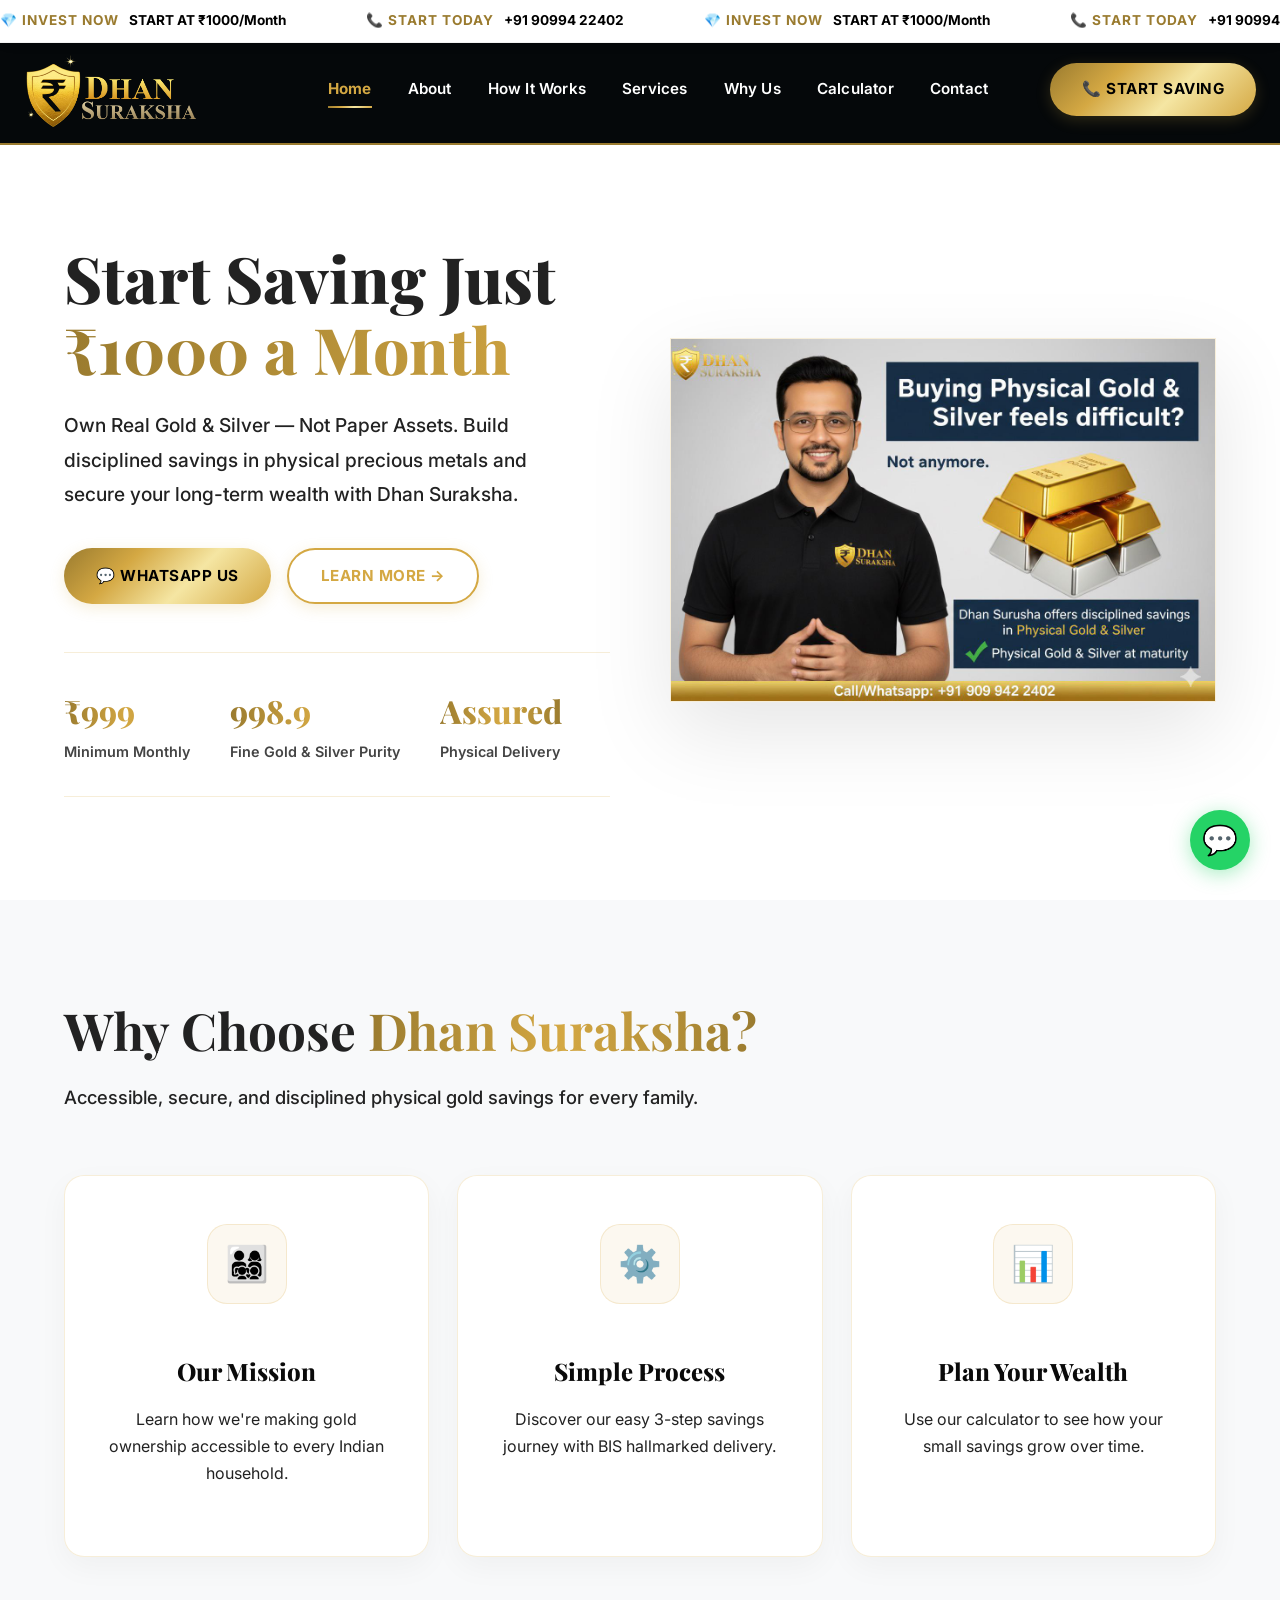
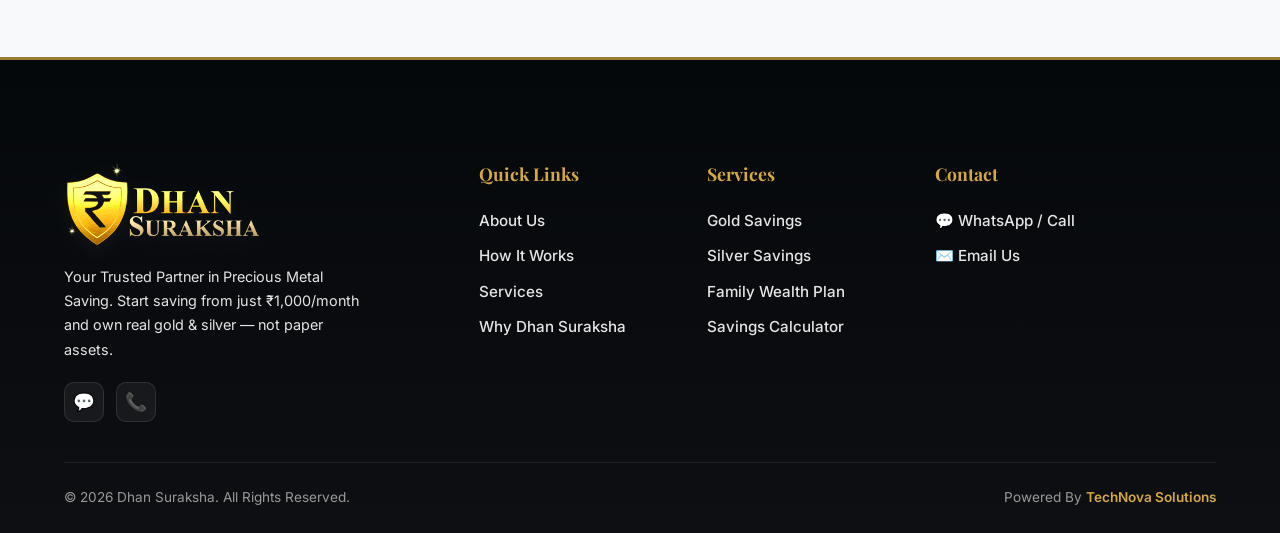
<file: index.html>
<!DOCTYPE html>
<html lang="en">

<head>
  <meta charset="UTF-8">
  <meta name="viewport" content="width=device-width, initial-scale=1.0">
  <title>Dhan Suraksha — Your Trusted Partner in Precious Metal Saving</title>
  <meta name="description"
    content="Start saving in physical gold and silver from just ₹1000/month with Dhan Suraksha. Build disciplined wealth with real precious metals, not paper assets.">
  <meta name="keywords"
    content="gold savings, silver savings, precious metals, Dhan Suraksha, monthly gold plan, physical gold, wealth protection, gold investment India">
  <link rel="stylesheet" href="styles.css">
  <link rel="stylesheet" href="ticker.css">
  <script src="ticker.js" defer></script>
  <link rel="icon" href="favicon.svg" type="image/svg+xml">
  <link rel="manifest" href="manifest.json">

  <!-- PWA & iOS Optimization -->
  <meta name="theme-color" content="#FFFFFF">
  <meta name="apple-mobile-web-app-capable" content="yes">
  <meta name="apple-mobile-web-app-status-bar-style" content="default">
  <meta name="apple-mobile-web-app-title" content="Dhan Suraksha">
  <link rel="apple-touch-icon" href="5.jpeg">
  <!-- Google AdSense Verification -->
  <script async src="https://pagead2.googlesyndication.com/pagead/js/adsbygoogle.js?client=ca-pub-3718242560343418"
    crossorigin="anonymous"></script>
</head>

<body>
  <!-- LIVE PRICE TICKER -->
  <div class="ticker-bar">
    <div class="ticker-content" id="ticker-content">
      <!-- Content populated by ticker.js -->
    </div>
  </div>

  <!-- ========== NAVBAR ========== -->
  <nav class="navbar" id="navbar">
    <div class="container">
      <a href="index.html" class="navbar-logo">
        <img src="png.png" alt="Dhan Suraksha Logo">
      </a>
      <div class="nav-links" id="navLinks">
        <div class="mobile-menu-header">
          <img src="png.png" alt="Dhan Suraksha Logo">
        </div>
        <a href="index.html" class="active">Home</a>
        <a href="about.html">About</a>
        <a href="how-it-works.html">How It Works</a>
        <a href="services.html">Services</a>
        <a href="why-us.html">Why Us</a>
        <a href="calculator.html">Calculator</a>
        <a href="contact.html">Contact</a>
      </div>
      <div class="nav-actions">
        <a href="https://wa.me/919099422402?text=Hi%2C%20I%20am%20interested%20in%20Dhan%20Suraksha%20savings%20plan"
          target="_blank" class="btn-cta" id="nav-cta">
          📞 Start Saving
        </a>
      </div>
      <button class="menu-toggle" id="menuToggle" aria-label="Toggle navigation menu">
        <span></span><span></span><span></span>
      </button>
    </div>
  </nav>

  <!-- ========== HERO SECTION ========== -->
  <section class="hero" id="hero">
    <div class="container">
      <div class="hero-content">
        <div class="hero-image-mobile">
          <img src="2.jpeg" alt="Gold and Silver Savings with Dhan Suraksha">
        </div>
        <h1 class="hero-title">
          Start Saving Just
          <span class="highlight">₹1000 a Month</span>
        </h1>
        <p class="hero-description">
          Own Real Gold & Silver — Not Paper Assets. Build disciplined savings in physical precious metals and secure
          your long-term wealth with Dhan Suraksha.
        </p>
        <div class="hero-buttons">
          <a href="https://wa.me/919099422402?text=Hi%2C%20I%20want%20to%20start%20saving%20with%20Dhan%20Suraksha"
            target="_blank" class="btn-cta" id="hero-whatsapp-btn">
            💬 WhatsApp Us
          </a>
          <a href="how-it-works.html" class="btn-cta btn-outline" id="hero-learn-btn">
            Learn More →
          </a>
          <!-- Link shown only on iOS -->
          <a href="#" class="btn-cta ios-download" id="hero-ios-download" style="display: none;">
            📥 Download App
          </a>
        </div>
        <div class="hero-stats">
          <div class="hero-stat">
            <h3>₹1000</h3>
            <p>Minimum Monthly</p>
          </div>
          <div class="hero-stat">
            <h3>999.9</h3>
            <p>Fine Gold & Silver Purity</p>
          </div>
          <div class="hero-stat">
            <h3>Assured</h3>
            <p>Physical Delivery</p>
          </div>
        </div>
      </div>
      <div class="hero-image">
        <img src="2.jpeg" alt="Gold and Silver Savings with Dhan Suraksha">
      </div>
    </div>
  </section>

  <!-- ========== FEATURES SECTION (Quick Links Replaced) ========== -->
  <section class="features section-padding reveal active" id="features">
    <div class="container">
      <h2 class="section-title">Why Choose <span class="gold-text">Dhan Suraksha?</span></h2>
      <p class="section-subtitle" style="margin-bottom: 40px; max-width: 800px;">Accessible, secure, and disciplined
        physical gold
        savings for every family.</p>
      <div class="services-grid">
        <a href="about.html" class="service-card glass-card">
          <div class="service-icon">👨‍👩‍👧‍👦</div>
          <h3>Our Mission</h3>
          <p>Learn how we're making gold ownership accessible to every Indian household.</p>
        </a>
        <a href="how-it-works.html" class="service-card glass-card">
          <div class="service-icon">⚙️</div>
          <h3>Simple Process</h3>
          <p>Discover our easy 3-step savings journey with BIS hallmarked delivery.</p>
        </a>
        <a href="calculator.html" class="service-card glass-card">
          <div class="service-icon">📊</div>
          <h3>Plan Your Wealth</h3>
          <p>Use our calculator to see how your small savings grow over time.</p>
        </a>
      </div>
    </div>
  </section>

  <!-- ========== FOOTER ========== -->
  <footer class="footer">
    <div class="container">
      <div class="footer-grid">
        <div class="footer-brand">
          <img src="png.png" alt="Dhan Suraksha Logo">
          <p>Your Trusted Partner in Precious Metal Saving. Start saving from just ₹1,000/month and own real gold &
            silver — not paper assets.</p>
          <div class="footer-social">
            <a href="https://wa.me/919099422402" target="_blank" aria-label="WhatsApp" id="footer-whatsapp">💬</a>
            <a href="tel:+919099422402" aria-label="Call" id="footer-phone">📞</a>
          </div>
        </div>
        <div class="footer-col">
          <h4>Quick Links</h4>
          <ul>
            <li><a href="about.html">About Us</a></li>
            <li><a href="how-it-works.html">How It Works</a></li>
            <li><a href="services.html">Services</a></li>
            <li><a href="why-us.html">Why Dhan Suraksha</a></li>
          </ul>
        </div>
        <div class="footer-col">
          <h4>Services</h4>
          <ul>
            <li><a href="services.html">Gold Savings</a></li>
            <li><a href="services.html">Silver Savings</a></li>
            <li><a href="services.html">Family Wealth Plan</a></li>
            <li><a href="calculator.html">Savings Calculator</a></li>
          </ul>
        </div>
        <div class="footer-col">
          <h4>Contact</h4>
          <ul>
            <li><a href="https://wa.me/919099422402" target="_blank">💬 WhatsApp / Call</a></li>
            <li><a href="mailto:team.dhansuraksha@gmail.com">✉️ Email Us</a></li>
          </ul>
        </div>
      </div>
      <div class="footer-bottom">
        <span>© 2026 Dhan Suraksha. All Rights Reserved.</span>
        <span>Powered By <a href="http://www.technovasolutions.in" target="_blank"
            style="color: var(--gold); font-weight: 600;">TechNova Solutions</a></span>
      </div>
    </div>
  </footer>

  <!-- ========== WHATSAPP FLOATING BUTTON ========== -->
  <a href="https://wa.me/919099422402?text=Hi%2C%20I%20am%20interested%20in%20Dhan%20Suraksha%20savings" target="_blank"
    class="whatsapp-float" id="whatsapp-float-btn" aria-label="Chat on WhatsApp">
    💬
  </a>

  <script src="script.js"></script>
</body>

</html>
</file>
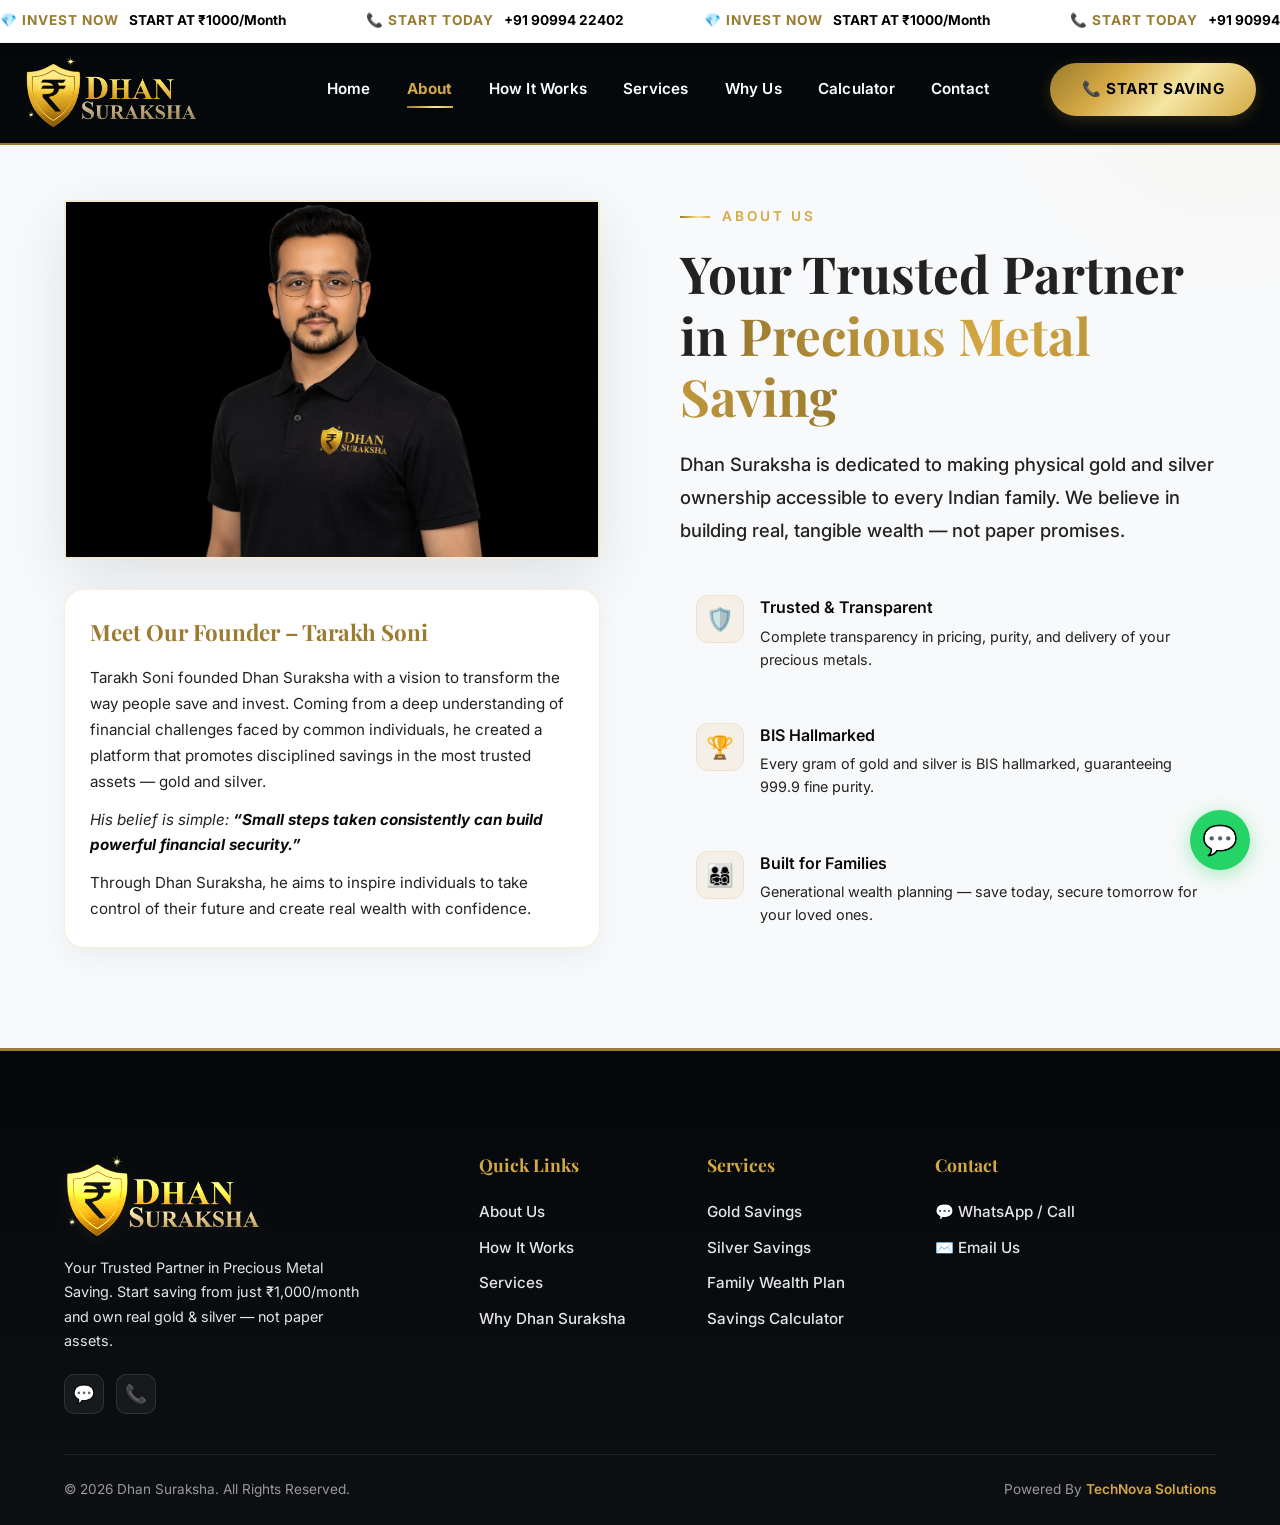
<file: about.html>
<!DOCTYPE html>
<html lang="en">

<head>
  <meta charset="UTF-8">
  <meta name="viewport" content="width=device-width, initial-scale=1.0">
  <title>About Us — Dhan Suraksha</title>
  <meta name="description"
    content="Learn about Dhan Suraksha, your trusted partner in physical gold and silver savings. Building real wealth for Indian families.">
  <link rel="stylesheet" href="styles.css">
  <link rel="stylesheet" href="ticker.css">
  <script src="ticker.js" defer></script>
  <link rel="icon" href="favicon.svg" type="image/svg+xml">
  <link rel="manifest" href="manifest.json">

  <!-- PWA & iOS Optimization -->
  <meta name="theme-color" content="#FFFFFF">
  <meta name="apple-mobile-web-app-capable" content="yes">
  <meta name="apple-mobile-web-app-status-bar-style" content="default">
  <meta name="apple-mobile-web-app-title" content="Dhan Suraksha">
  <link rel="apple-touch-icon" href="5.jpeg">
  <!-- Google AdSense Verification -->
  <script async src="https://pagead2.googlesyndication.com/pagead/js/adsbygoogle.js?client=ca-pub-3718242560343418"
    crossorigin="anonymous"></script>
</head>

<body>
  <!-- LIVE PRICE TICKER -->
  <div class="ticker-bar">
    <div class="ticker-content" id="ticker-content">
      <!-- Content populated by ticker.js -->
    </div>
  </div>

  <!-- ========== NAVBAR ========== -->
  <nav class="navbar scrolled" id="navbar">
    <div class="container">
      <a href="index.html" class="navbar-logo">
        <img src="png.png" alt="Dhan Suraksha Logo">
      </a>
      <div class="nav-links" id="navLinks">
        <div class="mobile-menu-header">
          <img src="png.png" alt="Dhan Suraksha Logo">
        </div>
        <a href="index.html">Home</a>
        <a href="about.html" class="active">About</a>
        <a href="how-it-works.html">How It Works</a>
        <a href="services.html">Services</a>
        <a href="why-us.html">Why Us</a>
        <a href="calculator.html">Calculator</a>
        <a href="contact.html">Contact</a>
      </div>
      <div class="nav-actions">
        <a href="https://wa.me/919099422402?text=Hi%2C%20I%20am%20interested%20in%20Dhan%20Suraksha%20savings%20plan"
          target="_blank" class="btn-cta">
          📞 Start Saving
        </a>
      </div>
      <button class="menu-toggle" id="menuToggle" aria-label="Toggle navigation menu">
        <span></span><span></span><span></span>
      </button>
    </div>
  </nav>

  <!-- ========== ABOUT SECTION ========== -->
  <section class="about section-padding first-section reveal active" id="about">
    <div class="container">
      <div class="about-image-wrapper">
        <img src="4.jpeg" alt="Dhan Suraksha Founder" style="margin-bottom: 30px;">
        <div class="founder-details"
          style="background: var(--bg-card); padding: 25px; border-radius: var(--radius-md); border: 1px solid var(--border-gold); box-shadow: 0 10px 30px rgba(0,0,0,0.05);">
          <h3
            style="font-family: var(--font-heading); font-size: 1.4rem; color: var(--gold-dark); margin-bottom: 15px;">
            Meet Our Founder – Tarakh Soni</h3>
          <p style="font-size: 0.95rem; color: var(--text-secondary); line-height: 1.7; margin-bottom: 12px;">
            Tarakh Soni founded Dhan Suraksha with a vision to transform the way people save and invest. Coming from a
            deep understanding of financial challenges faced by common individuals, he created a platform that promotes
            disciplined savings in the most trusted assets — gold and silver.
          </p>
          <p
            style="font-size: 0.95rem; color: var(--text-secondary); line-height: 1.7; margin-bottom: 12px; font-style: italic;">
            His belief is simple: <strong style="color: var(--text-primary);">“Small steps taken consistently can build
              powerful financial security.”</strong>
          </p>
          <p style="font-size: 0.95rem; color: var(--text-secondary); line-height: 1.7;">
            Through Dhan Suraksha, he aims to inspire individuals to take control of their future and create real wealth
            with confidence.
          </p>
        </div>
      </div>
      <div class="about-content">
        <span class="section-label">About Us</span>
        <h2 class="section-title">Your Trusted Partner in <span class="gold-text">Precious Metal Saving</span></h2>
        <p class="section-subtitle">
          Dhan Suraksha is dedicated to making physical gold and silver ownership accessible to every Indian family. We
          believe in building real, tangible wealth — not paper promises.
        </p>
        <div class="about-features">
          <div class="about-feature">
            <div class="icon">🛡️</div>
            <div>
              <h4>Trusted & Transparent</h4>
              <p>Complete transparency in pricing, purity, and delivery of your precious metals.</p>
            </div>
          </div>
          <div class="about-feature">
            <div class="icon">🏆</div>
            <div>
              <h4>BIS Hallmarked</h4>
              <p>Every gram of gold and silver is BIS hallmarked, guaranteeing 999.9 fine purity.</p>
            </div>
          </div>
          <div class="about-feature">
            <div class="icon">👨‍👩‍👧‍👦</div>
            <div>
              <h4>Built for Families</h4>
              <p>Generational wealth planning — save today, secure tomorrow for your loved ones.</p>
            </div>
          </div>
        </div>
      </div>
    </div>
  </section>

  <!-- ========== FOOTER ========== -->
  <footer class="footer">
    <div class="container">
      <div class="footer-grid">
        <div class="footer-brand">
          <img src="png.png" alt="Dhan Suraksha Logo">
          <p>Your Trusted Partner in Precious Metal Saving. Start saving from just ₹1,000/month and own real gold &
            silver — not paper assets.</p>
          <div class="footer-social">
            <a href="https://wa.me/919099422402" target="_blank" aria-label="WhatsApp" id="footer-whatsapp">💬</a>
            <a href="tel:+919099422402" aria-label="Call" id="footer-phone">📞</a>
          </div>
        </div>
        <div class="footer-col">
          <h4>Quick Links</h4>
          <ul>
            <li><a href="about.html">About Us</a></li>
            <li><a href="how-it-works.html">How It Works</a></li>
            <li><a href="services.html">Services</a></li>
            <li><a href="why-us.html">Why Dhan Suraksha</a></li>
          </ul>
        </div>
        <div class="footer-col">
          <h4>Services</h4>
          <ul>
            <li><a href="services.html">Gold Savings</a></li>
            <li><a href="services.html">Silver Savings</a></li>
            <li><a href="services.html">Family Wealth Plan</a></li>
            <li><a href="calculator.html">Savings Calculator</a></li>
          </ul>
        </div>
        <div class="footer-col">
          <h4>Contact</h4>
          <ul>
            <li><a href="https://wa.me/919099422402" target="_blank">💬 WhatsApp / Call</a></li>
            <li><a href="mailto:team.dhansuraksha@gmail.com">✉️ Email Us</a></li>
          </ul>
        </div>
      </div>
      <div class="footer-bottom">
        <span>© 2026 Dhan Suraksha. All Rights Reserved.</span>
        <span>Powered By <a href="http://www.technovasolutions.in" target="_blank"
            style="color: var(--gold); font-weight: 600;">TechNova Solutions</a></span>
      </div>
    </div>
  </footer>

  <!-- ========== WHATSAPP FLOATING BUTTON ========== -->
  <a href="https://wa.me/919099422402?text=Hi%2C%20I%20am%20interested%20in%20Dhan%20Suraksha%20savings" target="_blank"
    class="whatsapp-float" id="whatsapp-float-btn" aria-label="Chat on WhatsApp">
    💬
  </a>

  <script src="script.js"></script>
</body>

</html>
</file>
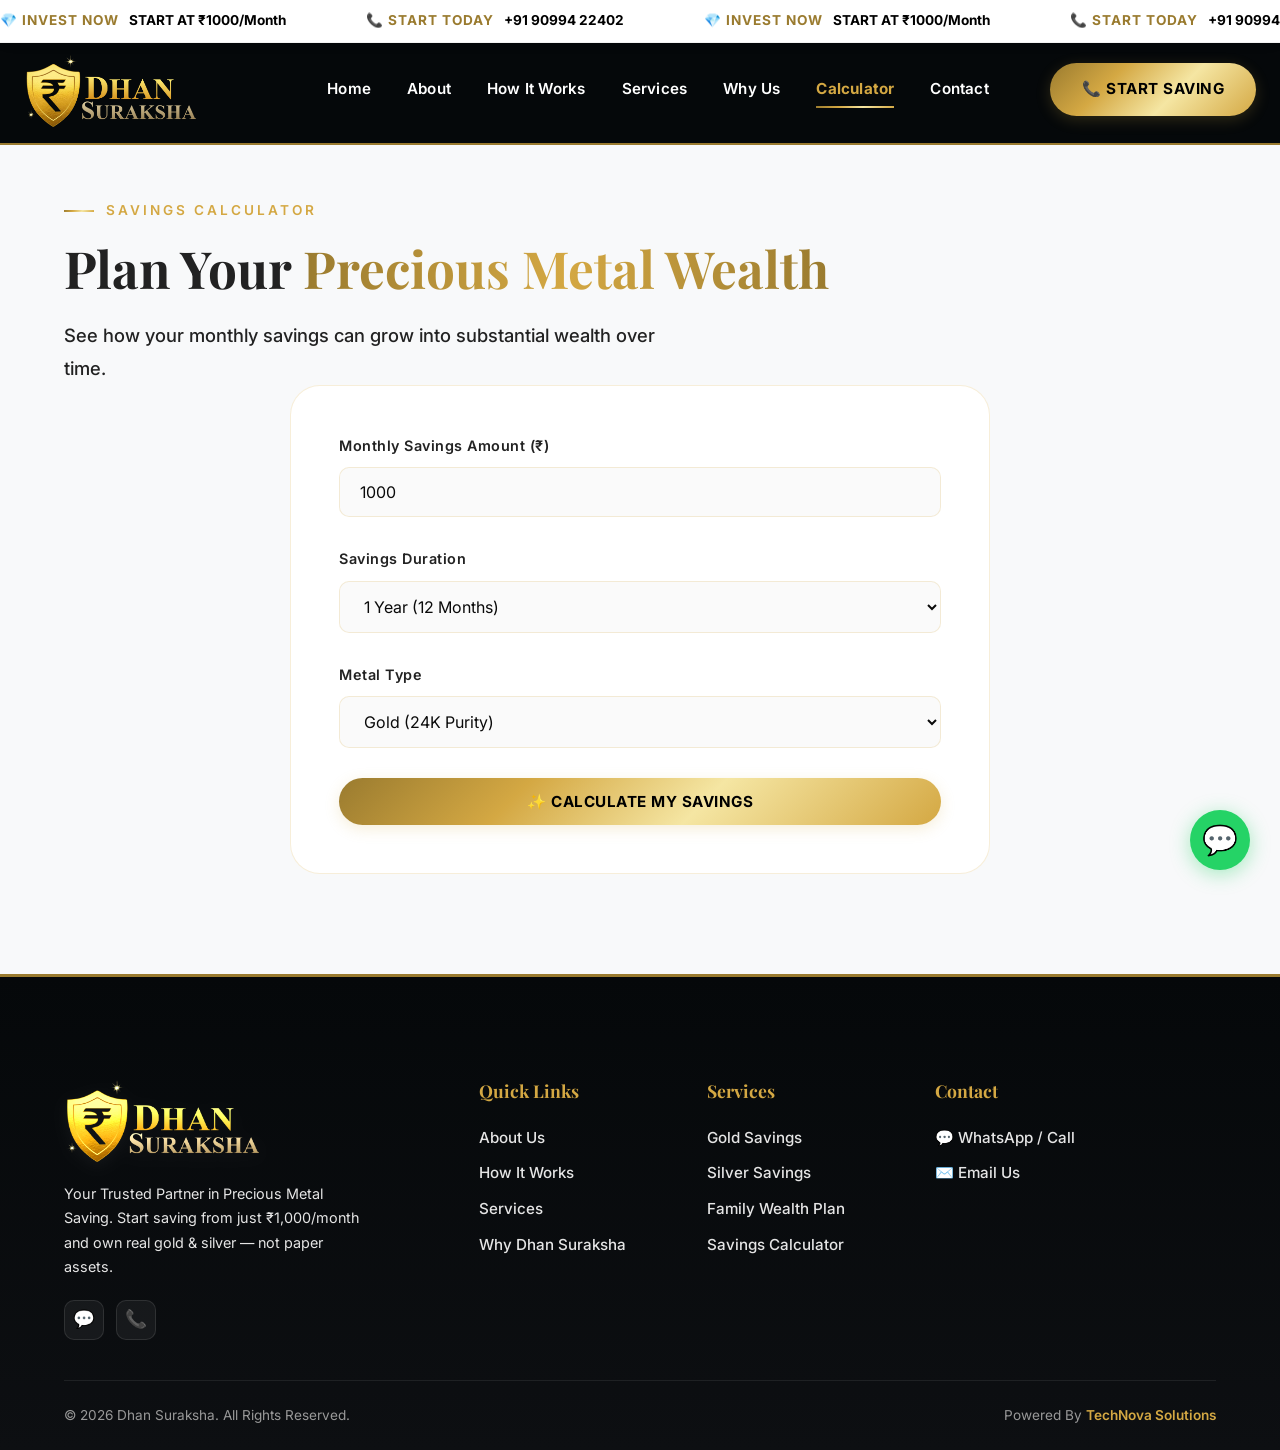
<file: calculator.html>
<!DOCTYPE html>
<html lang="en">

<head>
  <meta charset="UTF-8">
  <meta name="viewport" content="width=device-width, initial-scale=1.0">
  <title>Savings Calculator — Dhan Suraksha</title>
  <meta name="description"
    content="Calculate your future gold and silver savings. See how small monthly contributions grow into significant wealth with Dhan Suraksha.">
  <link rel="stylesheet" href="styles.css">
  <link rel="stylesheet" href="ticker.css">
  <script src="ticker.js" defer></script>
  <link rel="icon" href="favicon.svg" type="image/svg+xml">
  <link rel="manifest" href="manifest.json">

  <!-- PWA & iOS Optimization -->
  <meta name="theme-color" content="#FFFFFF">
  <meta name="apple-mobile-web-app-capable" content="yes">
  <meta name="apple-mobile-web-app-status-bar-style" content="default">
  <meta name="apple-mobile-web-app-title" content="Dhan Suraksha">
  <link rel="apple-touch-icon" href="5.jpeg">
  <!-- Google AdSense Verification -->
  <script async src="https://pagead2.googlesyndication.com/pagead/js/adsbygoogle.js?client=ca-pub-3718242560343418"
    crossorigin="anonymous"></script>
</head>

<body>
  <!-- LIVE PRICE TICKER -->
  <div class="ticker-bar">
    <div class="ticker-content" id="ticker-content">
      <!-- Content populated by ticker.js -->
    </div>
  </div>

  <!-- ========== NAVBAR ========== -->
  <nav class="navbar scrolled" id="navbar">
    <div class="container">
      <a href="index.html" class="navbar-logo">
        <img src="png.png" alt="Dhan Suraksha Logo">
      </a>
      <div class="nav-links" id="navLinks">
        <div class="mobile-menu-header">
          <img src="png.png" alt="Dhan Suraksha Logo">
        </div>
        <a href="index.html">Home</a>
        <a href="about.html">About</a>
        <a href="how-it-works.html">How It Works</a>
        <a href="services.html">Services</a>
        <a href="why-us.html">Why Us</a>
        <a href="calculator.html" class="active">Calculator</a>
        <a href="contact.html">Contact</a>
      </div>
      <div class="nav-actions">
        <a href="https://wa.me/919099422402?text=Hi%2C%20I%20am%20interested%20in%20Dhan%20Suraksha%20savings%20plan"
          target="_blank" class="btn-cta">
          📞 Start Saving
        </a>
      </div>
      <button class="menu-toggle" id="menuToggle" aria-label="Toggle navigation menu">
        <span></span><span></span><span></span>
      </button>
    </div>
  </nav>

  <!-- ========== SAVINGS CALCULATOR ========== -->
  <section class="calculator section-padding first-section reveal active" id="calculator">
    <div class="container">
      <span class="section-label">Savings Calculator</span>
      <h2 class="section-title">Plan Your <span class="gold-text">Precious Metal
          Wealth</span></h2>
      <p class="section-subtitle">See how your monthly savings can
        grow into substantial wealth over time.</p>

      <div class="calc-container" style="margin-top: 0;">
        <div class="calc-group">
          <label for="calcAmount">Monthly Savings Amount (₹)</label>
          <input type="number" id="calcAmount" placeholder="e.g. 1000" min="1000" step="500" value="1000">
        </div>
        <div class="calc-group">
          <label for="calcMonths">Savings Duration</label>
          <select id="calcMonths">
            <option value="6">6 Months</option>
            <option value="12" selected>1 Year (12 Months)</option>
            <option value="24">2 Years (24 Months)</option>
            <option value="36">3 Years (36 Months)</option>
            <option value="60">5 Years (60 Months)</option>
            <option value="120">10 Years (120 Months)</option>
          </select>
        </div>
        <div class="calc-group">
          <label for="calcMetal">Metal Type</label>
          <select id="calcMetal">
            <option value="gold">Gold (24K Purity)</option>
            <option value="silver">Silver (999.9 Purity)</option>
          </select>
        </div>
        <button class="btn-cta" onclick="calculateSavings()" id="calc-btn" style="width:100%;justify-content:center;">
          ✨ Calculate My Savings
        </button>
        <div class="calc-result" id="calcResult">
          <h3>Your Total Savings</h3>
          <div class="amount" id="calcTotalAmount">₹0</div>
          <p class="sub-text" id="calcDetails"></p>
        </div>
      </div>
    </div>
  </section>

  <!-- ========== FOOTER ========== -->
  <footer class="footer">
    <div class="container">
      <div class="footer-grid">
        <div class="footer-brand">
          <img src="png.png" alt="Dhan Suraksha Logo">
          <p>Your Trusted Partner in Precious Metal Saving. Start saving from just ₹1,000/month and own real gold &
            silver — not paper assets.</p>
          <div class="footer-social">
            <a href="https://wa.me/919099422402" target="_blank" aria-label="WhatsApp" id="footer-whatsapp">💬</a>
            <a href="tel:+919099422402" aria-label="Call" id="footer-phone">📞</a>
          </div>
        </div>
        <div class="footer-col">
          <h4>Quick Links</h4>
          <ul>
            <li><a href="about.html">About Us</a></li>
            <li><a href="how-it-works.html">How It Works</a></li>
            <li><a href="services.html">Services</a></li>
            <li><a href="why-us.html">Why Dhan Suraksha</a></li>
          </ul>
        </div>
        <div class="footer-col">
          <h4>Services</h4>
          <ul>
            <li><a href="services.html">Gold Savings</a></li>
            <li><a href="services.html">Silver Savings</a></li>
            <li><a href="services.html">Family Wealth Plan</a></li>
            <li><a href="calculator.html">Savings Calculator</a></li>
          </ul>
        </div>
        <div class="footer-col">
          <h4>Contact</h4>
          <ul>
            <li><a href="https://wa.me/919099422402" target="_blank">💬 WhatsApp / Call</a></li>
            <li><a href="mailto:team.dhansuraksha@gmail.com">✉️ Email Us</a></li>
          </ul>
        </div>
      </div>
      <div class="footer-bottom">
        <span>© 2026 Dhan Suraksha. All Rights Reserved.</span>
        <span>Powered By <a href="http://www.technovasolutions.in" target="_blank"
            style="color: var(--gold); font-weight: 600;">TechNova Solutions</a></span>
      </div>
    </div>
  </footer>

  <!-- ========== WHATSAPP FLOATING BUTTON ========== -->
  <a href="https://wa.me/919099422402?text=Hi%2C%20I%20am%20interested%20in%20Dhan%20Suraksha%20savings" target="_blank"
    class="whatsapp-float" id="whatsapp-float-btn" aria-label="Chat on WhatsApp">
    💬
  </a>

  <script src="script.js"></script>
</body>

</html>
</file>
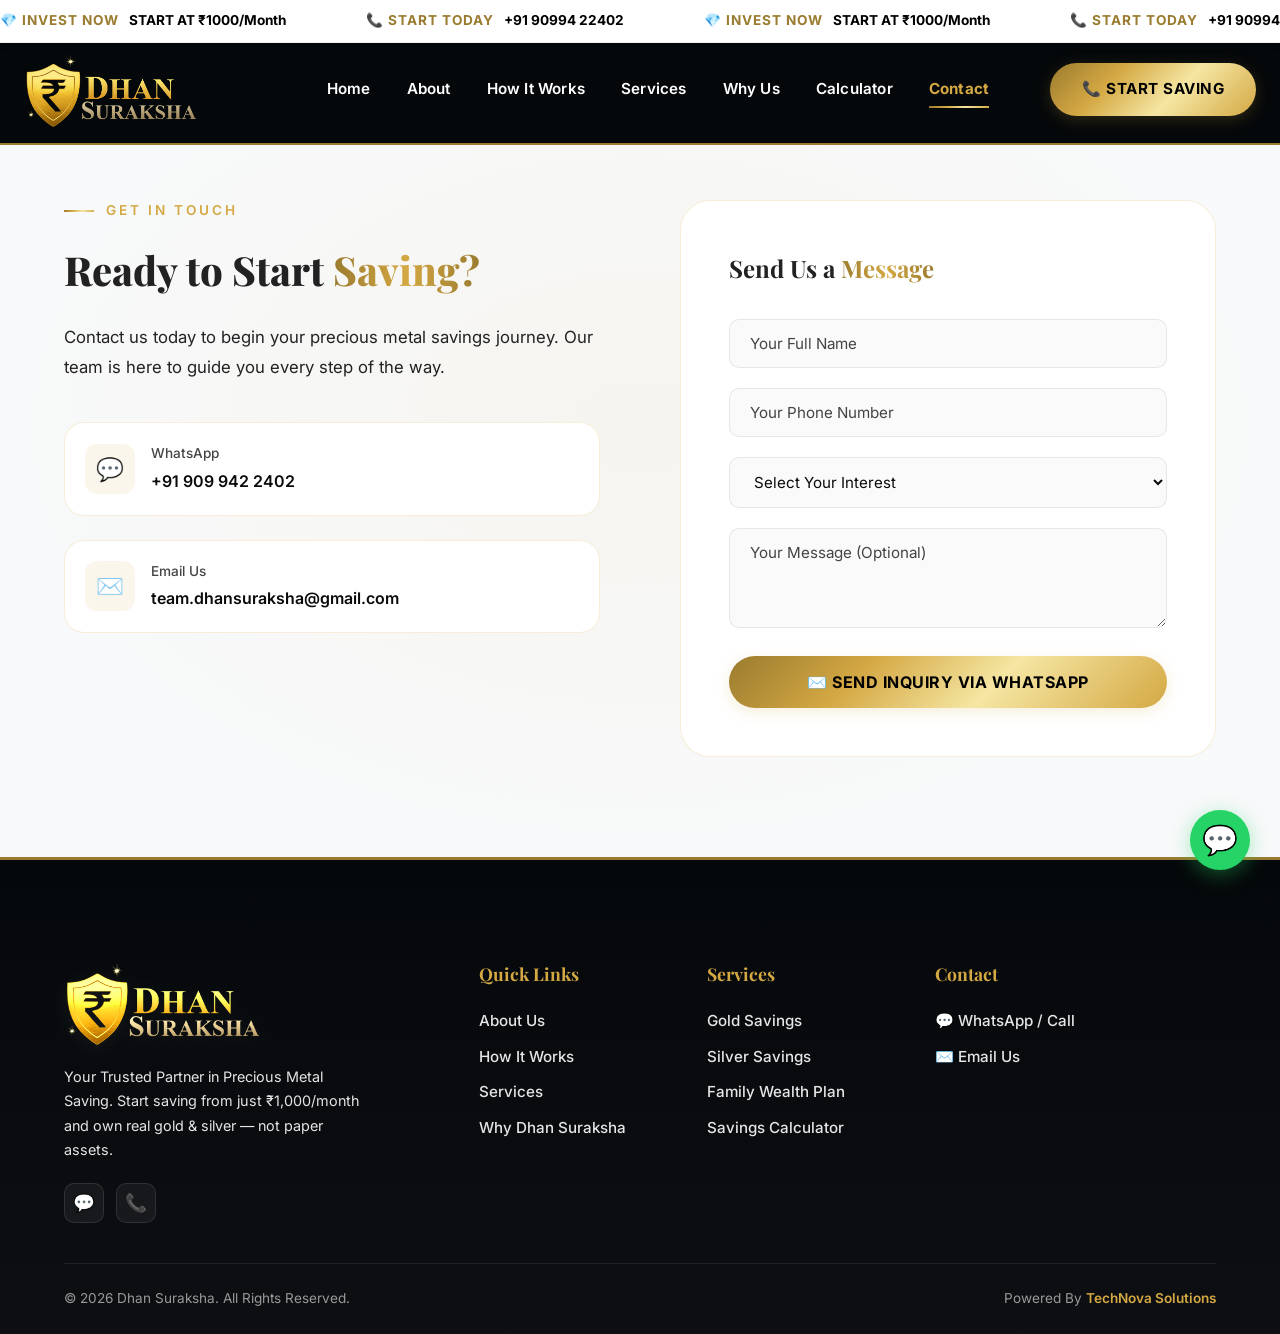
<file: contact.html>
<!DOCTYPE html>
<html lang="en">

<head>
  <meta charset="UTF-8">
  <meta name="viewport" content="width=device-width, initial-scale=1.0">
  <title>Contact Us — Dhan Suraksha</title>
  <meta name="description"
    content="Have questions about gold and silver savings? Get in touch with the Dhan Suraksha team via WhatsApp, phone or message.">
  <link rel="stylesheet" href="styles.css">
  <link rel="stylesheet" href="ticker.css">
  <script src="ticker.js" defer></script>
  <link rel="icon" href="favicon.svg" type="image/svg+xml">
  <link rel="manifest" href="manifest.json">

  <!-- PWA & iOS Optimization -->
  <meta name="theme-color" content="#FFFFFF">
  <meta name="apple-mobile-web-app-capable" content="yes">
  <meta name="apple-mobile-web-app-status-bar-style" content="default">
  <meta name="apple-mobile-web-app-title" content="Dhan Suraksha">
  <link rel="apple-touch-icon" href="5.jpeg">
  <!-- Google AdSense Verification -->
  <script async src="https://pagead2.googlesyndication.com/pagead/js/adsbygoogle.js?client=ca-pub-3718242560343418"
    crossorigin="anonymous"></script>
</head>

<body>
  <!-- LIVE PRICE TICKER -->
  <div class="ticker-bar">
    <div class="ticker-content" id="ticker-content">
      <!-- Content populated by ticker.js -->
    </div>
  </div>

  <!-- ========== NAVBAR ========== -->
  <nav class="navbar scrolled" id="navbar">
    <div class="container">
      <a href="index.html" class="navbar-logo">
        <img src="png.png" alt="Dhan Suraksha Logo">
      </a>
      <div class="nav-links" id="navLinks">
        <div class="mobile-menu-header">
          <img src="png.png" alt="Dhan Suraksha Logo">
        </div>
        <a href="index.html">Home</a>
        <a href="about.html">About</a>
        <a href="how-it-works.html">How It Works</a>
        <a href="services.html">Services</a>
        <a href="why-us.html">Why Us</a>
        <a href="calculator.html">Calculator</a>
        <a href="contact.html" class="active">Contact</a>
      </div>
      <div class="nav-actions">
        <a href="https://wa.me/919099422402?text=Hi%2C%20I%20am%20interested%20in%20Dhan%20Suraksha%20savings%20plan"
          target="_blank" class="btn-cta">
          📞 Start Saving
        </a>
      </div>
      <button class="menu-toggle" id="menuToggle" aria-label="Toggle navigation menu">
        <span></span><span></span><span></span>
      </button>
    </div>
  </nav>

  <!-- ========== CONTACT SECTION ========== -->
  <section class="contact section-padding first-section reveal active" id="contact">
    <div class="container">
      <div class="contact-info">
        <span class="section-label">Get In Touch</span>
        <h2>Ready to Start <span class="gold-text">Saving?</span></h2>
        <p>Contact us today to begin your precious metal savings journey. Our team is here to guide you every step of
          the way.</p>
        <div class="contact-methods">
          <a href="https://wa.me/919099422402?text=Hi%2C%20I%20am%20interested%20in%20Dhan%20Suraksha" target="_blank"
            class="contact-method" id="contact-whatsapp">
            <div class="method-icon">💬</div>
            <div>
              <h4>WhatsApp</h4>
              <span>+91 909 942 2402</span>
            </div>
          </a>
          <a href="mailto:team.dhansuraksha@gmail.com" class="contact-method" id="contact-email">
            <div class="method-icon">✉️</div>
            <div>
              <h4>Email Us</h4>
              <span>team.dhansuraksha@gmail.com</span>
            </div>
          </a>
        </div>
      </div>
      <div class="contact-form">
        <h3>Send Us a <span class="gold-text">Message</span></h3>
        <form id="inquiryForm" onsubmit="handleFormSubmit(event)">
          <div class="form-group">
            <input type="text" id="form-name" placeholder="Your Full Name" required>
          </div>
          <div class="form-group">
            <input type="tel" id="form-phone" placeholder="Your Phone Number" required>
          </div>
          <div class="form-group">
            <select id="form-interest">
              <option value="" disabled selected>Select Your Interest</option>
              <option value="gold">Gold Savings Plan</option>
              <option value="silver">Silver Savings Plan</option>
              <option value="both">Family Wealth Plan (Gold + Silver)</option>
              <option value="other">Other Inquiry</option>
            </select>
          </div>
          <div class="form-group">
            <textarea id="form-message" placeholder="Your Message (Optional)"></textarea>
          </div>
          <button type="submit" class="btn-cta" id="form-submit-btn">
            ✉️ Send Inquiry via WhatsApp
          </button>
        </form>
      </div>
    </div>
  </section>

  <!-- ========== FOOTER ========== -->
  <footer class="footer">
    <div class="container">
      <div class="footer-grid">
        <div class="footer-brand">
          <img src="png.png" alt="Dhan Suraksha Logo">
          <p>Your Trusted Partner in Precious Metal Saving. Start saving from just ₹1,000/month and own real gold &
            silver — not paper assets.</p>
          <div class="footer-social">
            <a href="https://wa.me/919099422402" target="_blank" aria-label="WhatsApp" id="footer-whatsapp">💬</a>
            <a href="tel:+919099422402" aria-label="Call" id="footer-phone">📞</a>
          </div>
        </div>
        <div class="footer-col">
          <h4>Quick Links</h4>
          <ul>
            <li><a href="about.html">About Us</a></li>
            <li><a href="how-it-works.html">How It Works</a></li>
            <li><a href="services.html">Services</a></li>
            <li><a href="why-us.html">Why Dhan Suraksha</a></li>
          </ul>
        </div>
        <div class="footer-col">
          <h4>Services</h4>
          <ul>
            <li><a href="services.html">Gold Savings</a></li>
            <li><a href="services.html">Silver Savings</a></li>
            <li><a href="services.html">Family Wealth Plan</a></li>
            <li><a href="calculator.html">Savings Calculator</a></li>
          </ul>
        </div>
        <div class="footer-col">
          <h4>Contact</h4>
          <ul>
            <li><a href="https://wa.me/919099422402" target="_blank">💬 WhatsApp / Call</a></li>
            <li><a href="mailto:team.dhansuraksha@gmail.com">✉️ Email Us</a></li>
          </ul>
        </div>
      </div>
      <div class="footer-bottom">
        <span>© 2026 Dhan Suraksha. All Rights Reserved.</span>
        <span>Powered By <a href="http://www.technovasolutions.in" target="_blank"
            style="color: var(--gold); font-weight: 600;">TechNova Solutions</a></span>
      </div>
    </div>
  </footer>

  <!-- ========== WHATSAPP FLOATING BUTTON ========== -->
  <a href="https://wa.me/919099422402?text=Hi%2C%20I%20am%20interested%20in%20Dhan%20Suraksha%20savings" target="_blank"
    class="whatsapp-float" id="whatsapp-float-btn" aria-label="Chat on WhatsApp">
    💬
  </a>

  <script src="script.js"></script>
</body>

</html>
</file>
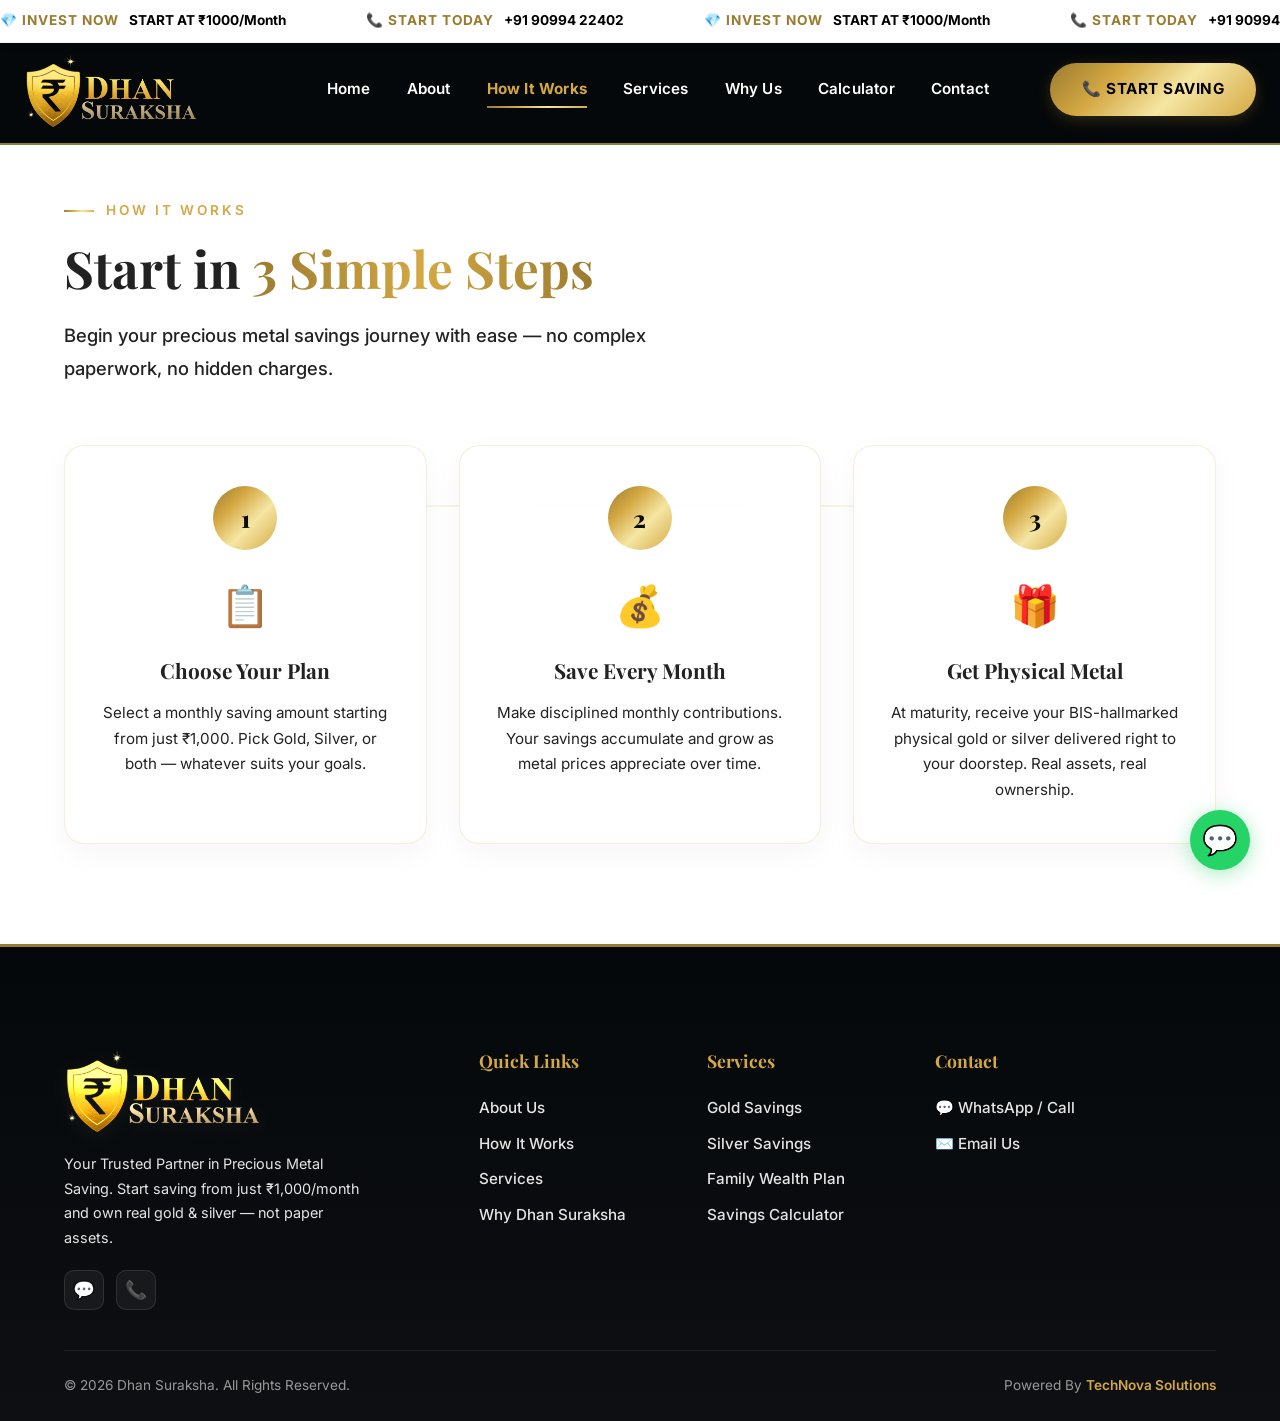
<file: how-it-works.html>
<!DOCTYPE html>
<html lang="en">

<head>
  <meta charset="UTF-8">
  <meta name="viewport" content="width=device-width, initial-scale=1.0">
  <title>How It Works — Dhan Suraksha</title>
  <meta name="description"
    content="Discover how simple it is to save in physical gold and silver with Dhan Suraksha. 3 easy steps to start your wealth journey.">
  <link rel="stylesheet" href="styles.css">
  <link rel="stylesheet" href="ticker.css">
  <script src="ticker.js" defer></script>
  <link rel="icon" href="favicon.svg" type="image/svg+xml">
  <link rel="manifest" href="manifest.json">

  <!-- PWA & iOS Optimization -->
  <meta name="theme-color" content="#FFFFFF">
  <meta name="apple-mobile-web-app-capable" content="yes">
  <meta name="apple-mobile-web-app-status-bar-style" content="default">
  <meta name="apple-mobile-web-app-title" content="Dhan Suraksha">
  <link rel="apple-touch-icon" href="5.jpeg">
  <!-- Google AdSense Verification -->
  <script async src="https://pagead2.googlesyndication.com/pagead/js/adsbygoogle.js?client=ca-pub-3718242560343418"
    crossorigin="anonymous"></script>
</head>

<body>
  <!-- LIVE PRICE TICKER -->
  <div class="ticker-bar">
    <div class="ticker-content" id="ticker-content">
      <!-- Content populated by ticker.js -->
    </div>
  </div>

  <!-- ========== NAVBAR ========== -->
  <nav class="navbar scrolled" id="navbar">
    <div class="container">
      <a href="index.html" class="navbar-logo">
        <img src="png.png" alt="Dhan Suraksha Logo">
      </a>
      <div class="nav-links" id="navLinks">
        <div class="mobile-menu-header">
          <img src="png.png" alt="Dhan Suraksha Logo">
        </div>
        <a href="index.html">Home</a>
        <a href="about.html">About</a>
        <a href="how-it-works.html" class="active">How It Works</a>
        <a href="services.html">Services</a>
        <a href="why-us.html">Why Us</a>
        <a href="calculator.html">Calculator</a>
        <a href="contact.html">Contact</a>
      </div>
      <div class="nav-actions">
        <a href="https://wa.me/919099422402?text=Hi%2C%20I%20am%20interested%20in%20Dhan%20Suraksha%20savings%20plan"
          target="_blank" class="btn-cta">
          📞 Start Saving
        </a>
      </div>
      <button class="menu-toggle" id="menuToggle" aria-label="Toggle navigation menu">
        <span></span><span></span><span></span>
      </button>
    </div>
  </nav>

  <!-- ========== HOW IT WORKS ========== -->
  <section class="how-it-works section-padding first-section reveal active" id="how-it-works">
    <div class="container">
      <span class="section-label">How It Works</span>
      <h2 class="section-title">Start in <span class="gold-text">3 Simple Steps</span></h2>
      <p class="section-subtitle">Begin your precious metal savings journey with ease — no complex paperwork, no hidden
        charges.</p>
      <div class="steps-grid">
        <a href="services.html" class="step-card glass-card" style="display: block;">
          <div class="step-number">1</div>
          <div class="step-icon">📋</div>
          <h3>Choose Your Plan</h3>
          <p>Select a monthly saving amount starting from just ₹1,000. Pick Gold, Silver, or both — whatever suits your
            goals.</p>
        </a>
        <div class="step-card glass-card">
          <div class="step-number">2</div>
          <div class="step-icon">💰</div>
          <h3>Save Every Month</h3>
          <p>Make disciplined monthly contributions. Your savings accumulate and grow as metal prices appreciate over
            time.</p>
        </div>
        <div class="step-card glass-card">
          <div class="step-number">3</div>
          <div class="step-icon">🎁</div>
          <h3>Get Physical Metal</h3>
          <p>At maturity, receive your BIS-hallmarked physical gold or silver delivered right to your doorstep. Real
            assets, real ownership.</p>
        </div>
      </div>
    </div>
  </section>

  <!-- ========== FOOTER ========== -->
  <footer class="footer">
    <div class="container">
      <div class="footer-grid">
        <div class="footer-brand">
          <img src="png.png" alt="Dhan Suraksha Logo">
          <p>Your Trusted Partner in Precious Metal Saving. Start saving from just ₹1,000/month and own real gold &
            silver — not paper assets.</p>
          <div class="footer-social">
            <a href="https://wa.me/919099422402" target="_blank" aria-label="WhatsApp" id="footer-whatsapp">💬</a>
            <a href="tel:+919099422402" aria-label="Call" id="footer-phone">📞</a>
          </div>
        </div>
        <div class="footer-col">
          <h4>Quick Links</h4>
          <ul>
            <li><a href="about.html">About Us</a></li>
            <li><a href="how-it-works.html">How It Works</a></li>
            <li><a href="services.html">Services</a></li>
            <li><a href="why-us.html">Why Dhan Suraksha</a></li>
          </ul>
        </div>
        <div class="footer-col">
          <h4>Services</h4>
          <ul>
            <li><a href="services.html">Gold Savings</a></li>
            <li><a href="services.html">Silver Savings</a></li>
            <li><a href="services.html">Family Wealth Plan</a></li>
            <li><a href="calculator.html">Savings Calculator</a></li>
          </ul>
        </div>
        <div class="footer-col">
          <h4>Contact</h4>
          <ul>
            <li><a href="https://wa.me/919099422402" target="_blank">💬 WhatsApp / Call</a></li>
            <li><a href="mailto:team.dhansuraksha@gmail.com">✉️ Email Us</a></li>
          </ul>
        </div>
      </div>
      <div class="footer-bottom">
        <span>© 2026 Dhan Suraksha. All Rights Reserved.</span>
        <span>Powered By <a href="http://www.technovasolutions.in" target="_blank"
            style="color: var(--gold); font-weight: 600;">TechNova Solutions</a></span>
      </div>
    </div>
  </footer>

  <!-- ========== WHATSAPP FLOATING BUTTON ========== -->
  <a href="https://wa.me/919099422402?text=Hi%2C%20I%20am%20interested%20in%20Dhan%20Suraksha%20savings" target="_blank"
    class="whatsapp-float" id="whatsapp-float-btn" aria-label="Chat on WhatsApp">
    💬
  </a>

  <script src="script.js"></script>
</body>

</html>
</file>
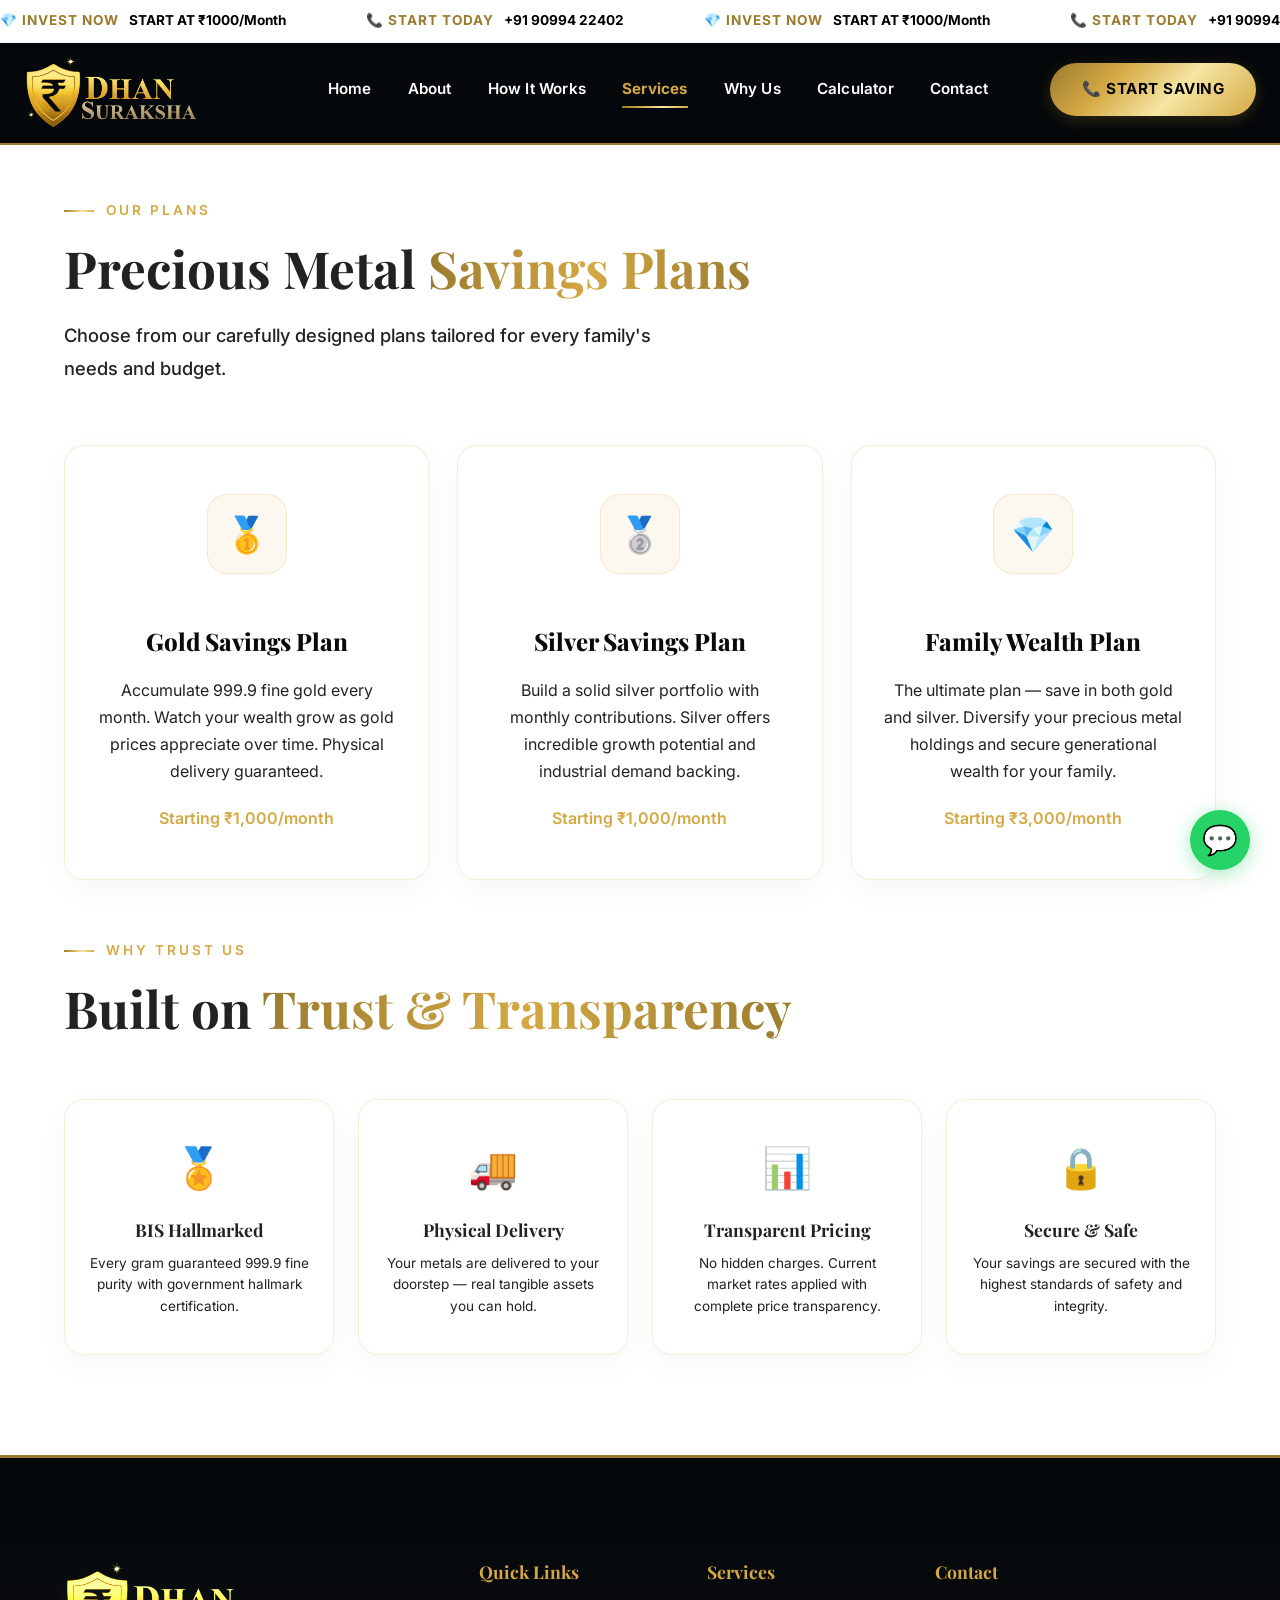
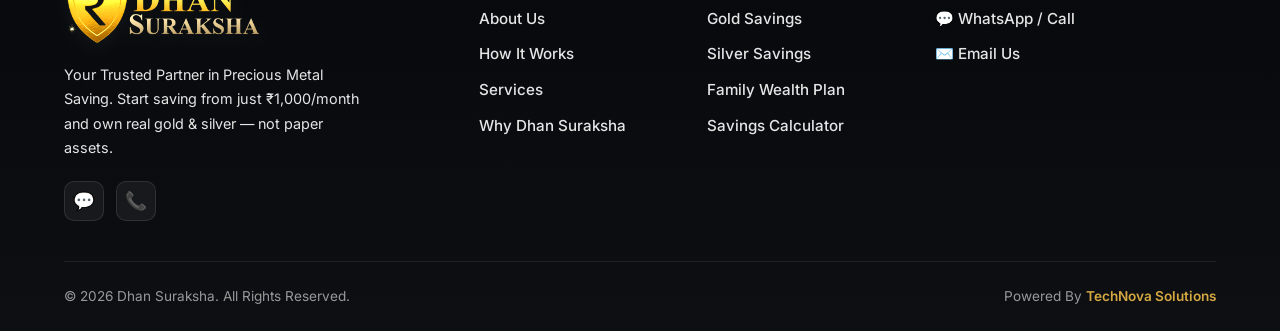
<file: services.html>
<!DOCTYPE html>
<html lang="en">

<head>
  <meta charset="UTF-8">
  <meta name="viewport" content="width=device-width, initial-scale=1.0">
  <title>Our Services — Dhan Suraksha</title>
  <meta name="description"
    content="Browse our gold and silver savings plans. Start building your precious metal portfolio with Dhan Suraksha today.">
  <link rel="stylesheet" href="styles.css">
  <link rel="stylesheet" href="ticker.css">
  <script src="ticker.js" defer></script>
  <link rel="icon" href="favicon.svg" type="image/svg+xml">
  <link rel="manifest" href="manifest.json">

  <!-- PWA & iOS Optimization -->
  <meta name="theme-color" content="#FFFFFF">
  <meta name="apple-mobile-web-app-capable" content="yes">
  <meta name="apple-mobile-web-app-status-bar-style" content="default">
  <meta name="apple-mobile-web-app-title" content="Dhan Suraksha">
  <link rel="apple-touch-icon" href="5.jpeg">
  <!-- Google AdSense Verification -->
  <script async src="https://pagead2.googlesyndication.com/pagead/js/adsbygoogle.js?client=ca-pub-3718242560343418"
    crossorigin="anonymous"></script>
</head>

<body>
  <!-- LIVE PRICE TICKER -->
  <div class="ticker-bar">
    <div class="ticker-content" id="ticker-content">
      <!-- Content populated by ticker.js -->
    </div>
  </div>

  <!-- ========== NAVBAR ========== -->
  <nav class="navbar scrolled" id="navbar">
    <div class="container">
      <a href="index.html" class="navbar-logo">
        <img src="png.png" alt="Dhan Suraksha Logo">
      </a>
      <div class="nav-links" id="navLinks">
        <div class="mobile-menu-header">
          <img src="png.png" alt="Dhan Suraksha Logo">
        </div>
        <a href="index.html">Home</a>
        <a href="about.html">About</a>
        <a href="how-it-works.html">How It Works</a>
        <a href="services.html" class="active">Services</a>
        <a href="why-us.html">Why Us</a>
        <a href="calculator.html">Calculator</a>
        <a href="contact.html">Contact</a>
      </div>
      <div class="nav-actions">
        <a href="#" class="ios-download" id="nav-ios-download"
          style="display: none; color: var(--gold); border: 1px solid var(--gold); padding: 4px 12px; border-radius: 20px; font-size: 0.8rem; text-transform: uppercase; font-weight: 700;">📥
          App</a>
        <a href="https://wa.me/919099422402?text=Hi%2C%20I%20am%20interested%20in%20Dhan%20Suraksha%20savings%20plan"
          target="_blank" class="btn-cta" id="nav-cta">
          📞 Start Saving
        </a>
      </div>
      <button class="menu-toggle" id="menuToggle" aria-label="Toggle navigation menu">
        <span></span><span></span><span></span>
      </button>
    </div>
  </nav>

  <!-- ========== SERVICES ========== -->
  <section class="services section-padding first-section reveal active" id="services">
    <div class="container">
      <span class="section-label">Our Plans</span>
      <h2 class="section-title">Precious Metal <span class="gold-text">Savings Plans</span></h2>
      <p class="section-subtitle">Choose from our carefully designed plans tailored for every family's needs and budget.
      </p>
      <div class="services-grid" style="margin-bottom: 60px;">
        <div class="service-card glass-card">
          <div class="service-icon">🥇</div>
          <h3>Gold Savings Plan</h3>
          <p>Accumulate 999.9 fine gold every month. Watch your wealth grow as gold prices appreciate over time.
            Physical delivery guaranteed.</p>
          <span class="service-price">Starting ₹1,000/month</span>
        </div>
        <div class="service-card glass-card">
          <div class="service-icon">🥈</div>
          <h3>Silver Savings Plan</h3>
          <p>Build a solid silver portfolio with monthly contributions. Silver offers incredible growth potential and
            industrial demand backing.</p>
          <span class="service-price">Starting ₹1,000/month</span>
        </div>
        <div class="service-card glass-card">
          <div class="service-icon">💎</div>
          <h3>Family Wealth Plan</h3>
          <p>The ultimate plan — save in both gold and silver. Diversify your precious metal holdings and secure
            generational wealth for your family.</p>
          <span class="service-price">Starting ₹3,000/month</span>
        </div>
      </div>

      <!-- ========== TRUST SECTION INSIDE SERVICES ========== -->
      <span class="section-label">Why Trust Us</span>
      <h2 class="section-title">Built on <span class="gold-text">Trust & Transparency</span>
      </h2>
      <div class="trust-grid">
        <div class="trust-item glass-card">
          <div class="trust-icon">🏅</div>
          <h4>BIS Hallmarked</h4>
          <p>Every gram guaranteed 999.9 fine purity with government hallmark certification.</p>
        </div>
        <div class="trust-item glass-card">
          <div class="trust-icon">🚚</div>
          <h4>Physical Delivery</h4>
          <p>Your metals are delivered to your doorstep — real tangible assets you can hold.</p>
        </div>
        <div class="trust-item glass-card">
          <div class="trust-icon">📊</div>
          <h4>Transparent Pricing</h4>
          <p>No hidden charges. Current market rates applied with complete price transparency.</p>
        </div>
        <div class="trust-item glass-card">
          <div class="trust-icon">🔒</div>
          <h4>Secure & Safe</h4>
          <p>Your savings are secured with the highest standards of safety and integrity.</p>
        </div>
      </div>
    </div>
  </section>

  <!-- ========== FOOTER ========== -->
  <footer class="footer">
    <div class="container">
      <div class="footer-grid">
        <div class="footer-brand">
          <img src="png.png" alt="Dhan Suraksha Logo">
          <p>Your Trusted Partner in Precious Metal Saving. Start saving from just ₹1,000/month and own real gold &
            silver — not paper assets.</p>
          <div class="footer-social">
            <a href="https://wa.me/919099422402" target="_blank" aria-label="WhatsApp" id="footer-whatsapp">💬</a>
            <a href="tel:+919099422402" aria-label="Call" id="footer-phone">📞</a>
          </div>
        </div>
        <div class="footer-col">
          <h4>Quick Links</h4>
          <ul>
            <li><a href="about.html">About Us</a></li>
            <li><a href="how-it-works.html">How It Works</a></li>
            <li><a href="services.html">Services</a></li>
            <li><a href="why-us.html">Why Dhan Suraksha</a></li>
          </ul>
        </div>
        <div class="footer-col">
          <h4>Services</h4>
          <ul>
            <li><a href="services.html">Gold Savings</a></li>
            <li><a href="services.html">Silver Savings</a></li>
            <li><a href="services.html">Family Wealth Plan</a></li>
            <li><a href="calculator.html">Savings Calculator</a></li>
          </ul>
        </div>
        <div class="footer-col">
          <h4>Contact</h4>
          <ul>
            <li><a href="https://wa.me/919099422402" target="_blank">💬 WhatsApp / Call</a></li>
            <li><a href="mailto:team.dhansuraksha@gmail.com">✉️ Email Us</a></li>
          </ul>
        </div>
      </div>
      <div class="footer-bottom">
        <span>© 2026 Dhan Suraksha. All Rights Reserved.</span>
        <span>Powered By <a href="http://www.technovasolutions.in" target="_blank"
            style="color: var(--gold); font-weight: 600;">TechNova Solutions</a></span>
      </div>
    </div>
  </footer>

  <!-- ========== WHATSAPP FLOATING BUTTON ========== -->
  <a href="https://wa.me/919099422402?text=Hi%2C%20I%20am%20interested%20in%20Dhan%20Suraksha%20savings" target="_blank"
    class="whatsapp-float" id="whatsapp-float-btn" aria-label="Chat on WhatsApp">
    💬
  </a>

  <script src="script.js"></script>
</body>

</html>
</file>
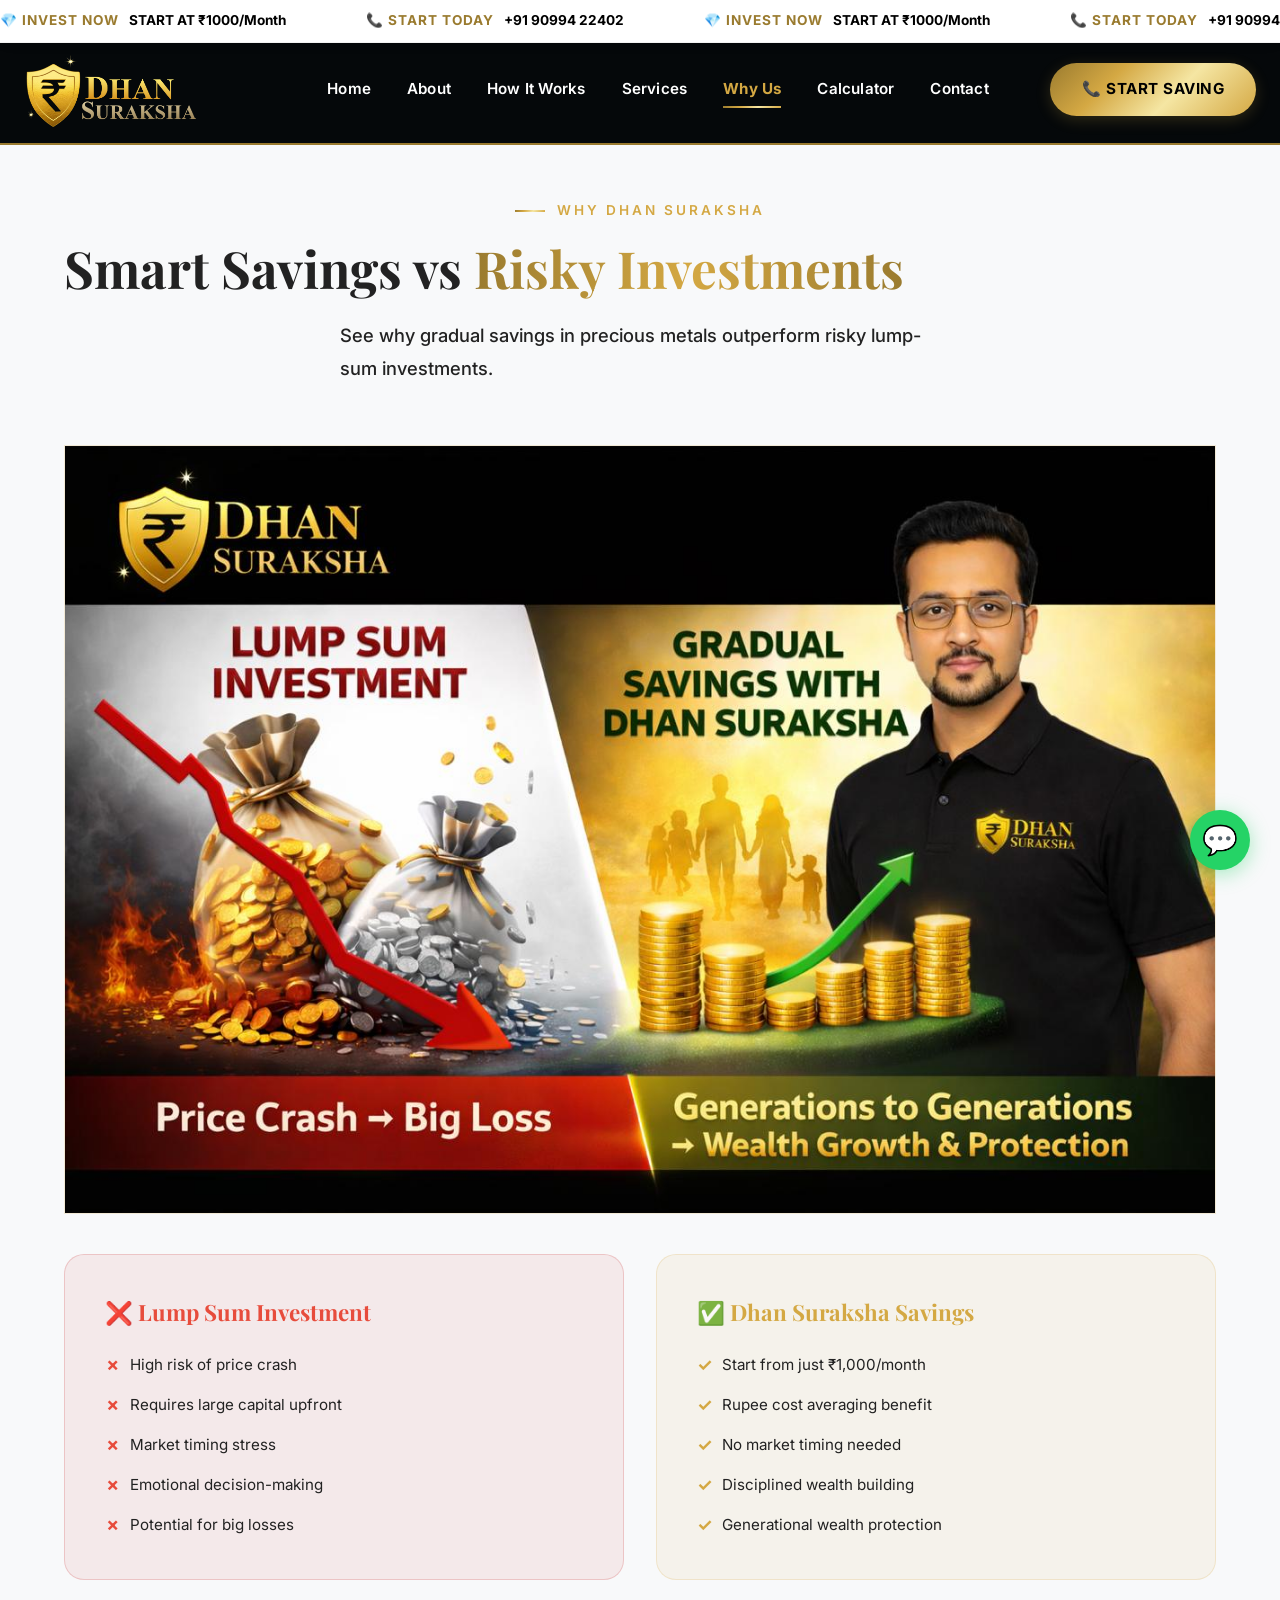
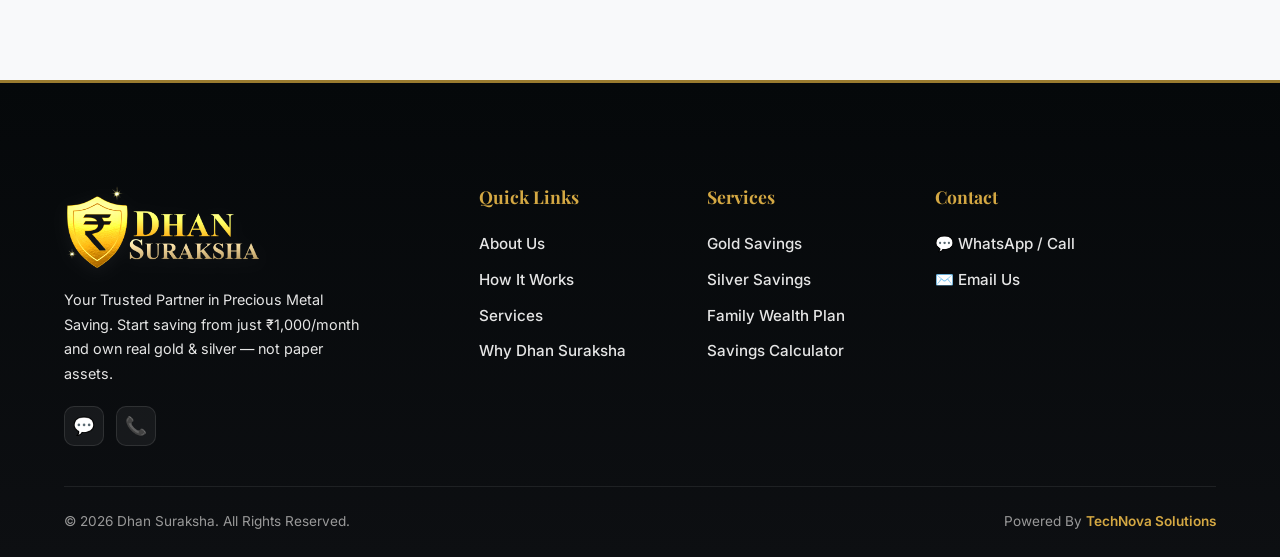
<file: why-us.html>
<!DOCTYPE html>
<html lang="en">

<head>
  <meta charset="UTF-8">
  <meta name="viewport" content="width=device-width, initial-scale=1.0">
  <title>Why Dhan Suraksha — Smart Savings</title>
  <meta name="description"
    content="Compare lump-sum investments with disciplined savings. See why Dhan Suraksha is the smarter way to build wealth in India.">
  <link rel="stylesheet" href="styles.css">
  <link rel="stylesheet" href="ticker.css">
  <script src="ticker.js" defer></script>
  <link rel="icon" href="favicon.svg" type="image/svg+xml">
  <link rel="manifest" href="manifest.json">

  <!-- PWA & iOS Optimization -->
  <meta name="theme-color" content="#FFFFFF">
  <meta name="apple-mobile-web-app-capable" content="yes">
  <meta name="apple-mobile-web-app-status-bar-style" content="default">
  <meta name="apple-mobile-web-app-title" content="Dhan Suraksha">
  <link rel="apple-touch-icon" href="5.jpeg">
  <!-- Google AdSense Verification -->
  <script async src="https://pagead2.googlesyndication.com/pagead/js/adsbygoogle.js?client=ca-pub-3718242560343418"
    crossorigin="anonymous"></script>
</head>

<body>
  <!-- LIVE PRICE TICKER -->
  <div class="ticker-bar">
    <div class="ticker-content" id="ticker-content">
      <!-- Content populated by ticker.js -->
    </div>
  </div>

  <!-- ========== NAVBAR ========== -->
  <nav class="navbar scrolled" id="navbar">
    <div class="container">
      <a href="index.html" class="navbar-logo">
        <img src="png.png" alt="Dhan Suraksha Logo">
      </a>
      <div class="nav-links" id="navLinks">
        <div class="mobile-menu-header">
          <img src="png.png" alt="Dhan Suraksha Logo">
        </div>
        <a href="index.html">Home</a>
        <a href="about.html">About</a>
        <a href="how-it-works.html">How It Works</a>
        <a href="services.html">Services</a>
        <a href="why-us.html" class="active">Why Us</a>
        <a href="calculator.html">Calculator</a>
        <a href="contact.html">Contact</a>
      </div>
      <div class="nav-actions">
        <a href="https://wa.me/919099422402?text=Hi%2C%20I%20am%20interested%20in%20Dhan%20Suraksha%20savings%20plan"
          target="_blank" class="btn-cta">
          📞 Start Saving
        </a>
      </div>
      <button class="menu-toggle" id="menuToggle" aria-label="Toggle navigation menu">
        <span></span><span></span><span></span>
      </button>
    </div>
  </nav>

  <!-- ========== WHY US ========== -->
  <section class="why-us section-padding first-section reveal active" id="why-us">
    <div class="container">
      <span class="section-label">Why Dhan Suraksha</span>
      <h2 class="section-title">Smart Savings vs <span class="gold-text">Risky
          Investments</span></h2>
      <p class="section-subtitle">See why gradual savings in
        precious metals outperform risky lump-sum investments.</p>

      <div class="comparison-wrapper">
        <img src="3.jpeg" alt="Lump Sum Investment vs Gradual Savings with Dhan Suraksha">
      </div>

      <div class="comparison-grid" style="text-align: left;">
        <div class="comparison-col risk">
          <h3>❌ Lump Sum Investment</h3>
          <ul>
            <li>High risk of price crash</li>
            <li>Requires large capital upfront</li>
            <li>Market timing stress</li>
            <li>Emotional decision-making</li>
            <li>Potential for big losses</li>
          </ul>
        </div>
        <div class="comparison-col safe">
          <h3>✅ Dhan Suraksha Savings</h3>
          <ul>
            <li>Start from just ₹1,000/month</li>
            <li>Rupee cost averaging benefit</li>
            <li>No market timing needed</li>
            <li>Disciplined wealth building</li>
            <li>Generational wealth protection</li>
          </ul>
        </div>
      </div>
    </div>
  </section>

  <!-- ========== FOOTER ========== -->
  <footer class="footer">
    <div class="container">
      <div class="footer-grid">
        <div class="footer-brand">
          <img src="png.png" alt="Dhan Suraksha Logo">
          <p>Your Trusted Partner in Precious Metal Saving. Start saving from just ₹1,000/month and own real gold &
            silver — not paper assets.</p>
          <div class="footer-social">
            <a href="https://wa.me/919099422402" target="_blank" aria-label="WhatsApp" id="footer-whatsapp">💬</a>
            <a href="tel:+919099422402" aria-label="Call" id="footer-phone">📞</a>
          </div>
        </div>
        <div class="footer-col">
          <h4>Quick Links</h4>
          <ul>
            <li><a href="about.html">About Us</a></li>
            <li><a href="how-it-works.html">How It Works</a></li>
            <li><a href="services.html">Services</a></li>
            <li><a href="why-us.html">Why Dhan Suraksha</a></li>
          </ul>
        </div>
        <div class="footer-col">
          <h4>Services</h4>
          <ul>
            <li><a href="services.html">Gold Savings</a></li>
            <li><a href="services.html">Silver Savings</a></li>
            <li><a href="services.html">Family Wealth Plan</a></li>
            <li><a href="calculator.html">Savings Calculator</a></li>
          </ul>
        </div>
        <div class="footer-col">
          <h4>Contact</h4>
          <ul>
            <li><a href="https://wa.me/919099422402" target="_blank">💬 WhatsApp / Call</a></li>
            <li><a href="mailto:team.dhansuraksha@gmail.com">✉️ Email Us</a></li>
          </ul>
        </div>
      </div>
      <div class="footer-bottom">
        <span>© 2026 Dhan Suraksha. All Rights Reserved.</span>
        <span>Powered By <a href="http://www.technovasolutions.in" target="_blank"
            style="color: var(--gold); font-weight: 600;">TechNova Solutions</a></span>
      </div>
    </div>
  </footer>

  <!-- ========== WHATSAPP FLOATING BUTTON ========== -->
  <a href="https://wa.me/919099422402?text=Hi%2C%20I%20am%20interested%20in%20Dhan%20Suraksha%20savings" target="_blank"
    class="whatsapp-float" id="whatsapp-float-btn" aria-label="Chat on WhatsApp">
    💬
  </a>

  <script src="script.js"></script>
</body>

</html>
</file>
<file: styles.css>
/* ===== DHAN SURAKSHA — Premium Design System ===== */
@import url('https://fonts.googleapis.com/css2?family=Playfair+Display:wght@400;600;700;800;900&family=Inter:wght@300;400;500;600;700&display=swap');

/* --- Custom Properties --- */
:root {
  --gold-dark: #9A7B2F;
  --gold: #D4A843;
  --gold-light: #F5E6A3;
  --gold-shimmer: #FFF8DC;
  --bg-primary: #FFFFFF;
  --bg-secondary: #F8F9FA;
  --bg-card: rgba(255, 255, 255, 0.95);
  --bg-glass: rgba(212, 168, 67, 0.05);
  --text-primary: #0A0A0A;
  --text-secondary: #222222;
  --text-muted: #444444;
  --border-gold: rgba(212, 168, 67, 0.2);
  --shadow-gold: 0 10px 50px rgba(212, 168, 67, 0.12);
  --gradient-gold: linear-gradient(135deg, #9A7B2F 0%, #D4A843 30%, #F5E6A3 60%, #D4A843 100%);
  --gradient-gold-text: linear-gradient(90deg, #9A7B2F, #D4A843, #9A7B2F);
  --gradient-light: linear-gradient(180deg, #FFFFFF 0%, #F8F9FA 100%);
  --font-heading: 'Playfair Display', Georgia, serif;
  --font-body: 'Inter', -apple-system, BlinkMacSystemFont, sans-serif;
  --radius-sm: 10px;
  --radius-md: 20px;
  --radius-lg: 30px;
  --radius-xl: 40px;
  --transition: all 0.4s cubic-bezier(0.4, 0, 0.2, 1);
}

/* --- Reset & Base --- */
*,
*::before,
*::after {
  margin: 0;
  padding: 0;
  box-sizing: border-box;
}

html {
  scroll-behavior: smooth;
  font-size: 16px;
}

body {
  font-family: var(--font-body);
  color: var(--text-secondary);
  background-color: var(--bg-primary);
  line-height: 1.6;
  overflow-x: hidden;
  font-weight: 400;
  -webkit-font-smoothing: antialiased;
}

img {
  max-width: 100%;
  height: auto;
  display: block;
}

a {
  text-decoration: none;
  color: inherit;
  transition: var(--transition);
  -webkit-tap-highlight-color: transparent;
}

a:focus,
a:active {
  outline: none;
  text-decoration: none;
}

ul {
  list-style: none;
}

/* --- Utility Classes --- */
.container {
  max-width: 1200px;
  margin: 0 auto;
  padding: 0 24px;
}

.section-padding {
  padding: 100px 0;
}

.gold-text {
  background: var(--gradient-gold-text);
  -webkit-background-clip: text;
  -webkit-text-fill-color: transparent;
  background-clip: text;
}

.section-label {
  font-family: var(--font-body);
  font-size: 0.85rem;
  font-weight: 600;
  letter-spacing: 3px;
  text-transform: uppercase;
  color: var(--gold);
  display: flex;
  align-items: center;
  gap: 12px;
  margin-bottom: 16px;
}

.section-label::before {
  content: '';
  width: 30px;
  height: 2px;
  background: var(--gradient-gold);
}

.first-section {
  padding-top: 190px !important;
}

@media (max-width: 768px) {
  .first-section {
    padding-top: 160px !important;
  }
}

.section-title {
  font-family: var(--font-heading);
  font-size: clamp(2rem, 5vw, 3.2rem);
  font-weight: 700;
  line-height: 1.2;
  margin-bottom: 20px;
}

.section-subtitle {
  font-size: 1.15rem;
  /* Slightly larger */
  color: var(--text-secondary);
  max-width: 600px;
  line-height: 1.8;
  font-weight: 500;
  /* Bumped weight */
}

/* --- Glass Card --- */
.glass-card {
  background: var(--bg-card);
  border: 1px solid var(--border-gold);
  border-radius: var(--radius-md);
  box-shadow: 0 10px 30px rgba(0, 0, 0, 0.04);
  transition: var(--transition);
}

.glass-card:hover {
  border-color: var(--gold);
  box-shadow: var(--shadow-gold);
  transform: translateY(-8px);
}

/* --- Shimmer Animation --- */
@keyframes shimmer {
  0% {
    background-position: -200% center;
  }

  100% {
    background-position: 200% center;
  }
}

@keyframes fadeInUp {
  from {
    opacity: 0;
    transform: translateY(40px);
  }

  to {
    opacity: 1;
    transform: translateY(0);
  }
}

@keyframes float {

  0%,
  100% {
    transform: translateY(0px);
  }

  50% {
    transform: translateY(-12px);
  }
}

@keyframes pulse-gold {

  0%,
  100% {
    box-shadow: 0 0 0 0 rgba(212, 168, 67, 0.4);
  }

  50% {
    box-shadow: 0 0 0 15px rgba(212, 168, 67, 0);
  }
}

@keyframes sparkle {

  0%,
  100% {
    opacity: 0;
    transform: scale(0);
  }

  50% {
    opacity: 1;
    transform: scale(1);
  }
}

.reveal {
  opacity: 0;
  transform: translateY(40px);
  transition: opacity 0.8s ease, transform 0.8s ease;
}

.reveal.active {
  opacity: 1;
  transform: translateY(0);
}

/* ============================================
   NAVBAR
   ============================================ */
.navbar {
  position: fixed;
  top: 0;
  left: 0;
  width: 100%;
  padding: 16px 0;
  z-index: 1000;
  transition: var(--transition);
  background: #05080A;
  /* Solid Dark Obsidian */
  border-bottom: 2px solid var(--gold-dark);
  /* Luxury Gold frame */
}

.navbar.scrolled {
  padding: 12px 0;
  background: #0D0F12;
  box-shadow: 0 10px 40px rgba(0, 0, 0, 0.5);
}

.navbar .container {
  display: flex;
  align-items: center;
  justify-content: space-between;
  max-width: 1400px;
  /* Wider container to move logo further left */
}

.navbar-logo {
  display: flex;
  align-items: center;
  gap: 12px;
  flex: 1;
  /* Push to the left */
}

.navbar-logo img {
  height: 75px;
  width: auto;
  transition: var(--transition);
}

.nav-links {
  display: flex;
  align-items: center;
  gap: 36px;
  flex: 2;
  /* Center the links in the middle */
  justify-content: center;
}

.nav-actions {
  flex: 1;
  /* Push to the right */
  display: flex;
  justify-content: flex-end;
}

.nav-links a {
  font-size: 0.95rem;
  font-weight: 600;
  color: #FFFFFF;
  transition: var(--transition);
  position: relative;
  letter-spacing: 0.2px;
  text-decoration: none;
  -webkit-tap-highlight-color: transparent;
  white-space: nowrap;
}



.nav-links a:hover {
  color: var(--gold);
}

.nav-links a.active {
  color: var(--gold);
  font-weight: 700;
}

.nav-links a.active::after {
  content: '';
  position: absolute;
  bottom: -6px;
  left: 0;
  width: 100%;
  height: 2px;
  background: var(--gradient-gold);
}

/* CTA Button */
.btn-cta {
  display: inline-flex;
  align-items: center;
  gap: 10px;
  padding: 14px 32px;
  background: var(--gradient-gold);
  color: #000000;
  /* High-contrast black text for luxury gold buttons */
  font-family: var(--font-body);
  font-size: 0.95rem;
  font-weight: 700;
  border-radius: 50px;
  border: none;
  cursor: pointer;
  transition: var(--transition);
  letter-spacing: 0.5px;
  text-transform: uppercase;
  box-shadow: 0 4px 15px rgba(212, 168, 67, 0.2);
}

.nav-mobile-cta {
  display: none !important;
  /* Hidden on desktop by default */
}

.btn-cta:hover {
  transform: translateY(-3px);
  box-shadow: 0 10px 35px rgba(212, 168, 67, 0.4);
}

.btn-outline {
  background: transparent;
  border: 2px solid var(--gold);
  color: var(--gold);
}

.btn-outline:hover {
  background: var(--gradient-gold);
  color: #FFFFFF;
}

/* Mobile Menu Toggle */
.menu-toggle {
  display: none;
  flex-direction: column;
  gap: 5px;
  cursor: pointer;
  z-index: 1001;
  background: none;
  border: none;
  padding: 8px;
}

.menu-toggle span {
  display: block;
  width: 28px;
  height: 2px;
  background: var(--gold);
  transition: var(--transition);
  border-radius: 2px;
}

.menu-toggle.active span:nth-child(1) {
  transform: rotate(45deg) translate(6px, 6px);
  background: #FFFFFF;
  /* White for close button on dark overlay */
}

.menu-toggle.active span:nth-child(2) {
  opacity: 0;
}

.menu-toggle.active span:nth-child(3) {
  transform: rotate(-45deg) translate(4px, -4px);
  background: #FFFFFF;
}

/* ============================================
   HERO SECTION
   ============================================ */
.hero {
  position: relative;
  min-height: 100vh;
  display: flex;
  align-items: center;
  overflow: hidden;
  background: var(--bg-primary);
}



.hero .container {
  position: relative;
  z-index: 2;
  display: grid;
  grid-template-columns: 1fr 1fr;
  gap: 60px;
  align-items: center;
  padding-top: 140px;
  /* Space for the fixed header */
}

/* General spacing for all sub-pages */
.first-section {
  padding-top: 160px !important;
}

.hero-content {
  animation: fadeInUp 1s ease forwards;
}



.hero-title {
  font-family: var(--font-heading);
  font-size: clamp(2.5rem, 6vw, 4rem);
  font-weight: 800;
  line-height: 1.1;
  margin-bottom: 24px;
}

.hero-title .highlight {
  display: block;
  background: var(--gradient-gold-text);
  background-size: 200% auto;
  -webkit-background-clip: text;
  -webkit-text-fill-color: transparent;
  background-clip: text;
  animation: shimmer 4s linear infinite;
}

.hero-description {
  font-size: 1.2rem;
  /* Slightly larger */
  color: var(--text-secondary);
  line-height: 1.8;
  margin-bottom: 36px;
  max-width: 500px;
  font-weight: 500;
  /* Bumped weight */
}

.hero-stats {
  display: flex;
  gap: 40px;
  margin-top: 48px;
  padding-top: 32px;
  padding-bottom: 32px;
  border-top: 1px solid var(--border-gold);
  border-bottom: 1px solid var(--border-gold);
}

.hero-stat h3 {
  font-family: var(--font-heading);
  font-size: 2rem;
  font-weight: 800;
  background: var(--gradient-gold-text);
  -webkit-background-clip: text;
  -webkit-text-fill-color: transparent;
  background-clip: text;
}

.hero-stat p {
  font-size: 0.9rem;
  color: var(--text-muted);
  margin-top: 4px;
  font-weight: 600;
  /* Much cleaner and clearer */
}

.hero-buttons {
  display: flex;
  gap: 16px;
  flex-wrap: wrap;
}

.hero-image {
  display: flex;
  justify-content: center;
  animation: fadeInUp 1s ease 0.3s forwards;
  opacity: 0;
}

.hero-image img {
  max-height: 550px;
  border-radius: 0;
  box-shadow: 0 30px 80px rgba(0, 0, 0, 0.1);
  border: 1px solid var(--border-gold);
}

.hero-image-mobile {
  display: none;
}

/* ============================================
   ABOUT SECTION
   ============================================ */
.about {
  background: var(--bg-secondary);
  position: relative;
  overflow: hidden;
}

.about::before {
  content: '';
  position: absolute;
  top: -200px;
  right: -200px;
  width: 500px;
  height: 500px;
  background: radial-gradient(circle, rgba(212, 168, 67, 0.05) 0%, transparent 70%);
  border-radius: 50%;
}

.about .container {
  display: flex;
  flex-direction: row;
  gap: 80px;
  align-items: center;
}

.about-content {
  flex: 1;
}

.about-image-wrapper {
  flex: 1;
}

/* Base Features section for home */
.features {
  background: var(--bg-secondary);
}

.about-image-wrapper {
  position: relative;
}

.about-image-wrapper img {
  border-radius: 0;
  box-shadow: 0 20px 60px rgba(0, 0, 0, 0.1);
  border: 2px solid var(--border-gold);
}



.about-content .section-subtitle {
  margin-bottom: 32px;
}

.about-features {
  display: flex;
  flex-direction: column;
  gap: 20px;
}

.about-feature {
  display: flex;
  align-items: flex-start;
  gap: 16px;
  padding: 16px;
  border-radius: var(--radius-sm);
  transition: var(--transition);
}

.about-feature:hover {
  background: var(--bg-glass);
}

.about-feature .icon {
  width: 48px;
  height: 48px;
  display: flex;
  align-items: center;
  justify-content: center;
  background: rgba(212, 168, 67, 0.1);
  border: 1px solid var(--border-gold);
  border-radius: 12px;
  font-size: 1.4rem;
  flex-shrink: 0;
}

.about-feature h4 {
  font-size: 1rem;
  font-weight: 600;
  margin-bottom: 4px;
  color: var(--text-primary);
}

.about-feature p {
  font-size: 0.9rem;
  color: var(--text-secondary);
}

/* ============================================
   HOW IT WORKS
   ============================================ */
.how-it-works {
  background: var(--bg-primary);
}

.how-it-works .section-label,
.how-it-works .section-subtitle {
  margin-left: 0;
  margin-right: auto;
}

.steps-grid {
  display: grid;
  grid-template-columns: repeat(3, 1fr);
  gap: 32px;
  margin-top: 60px;
  position: relative;
}

.steps-grid::before {
  content: '';
  position: absolute;
  top: 60px;
  left: 20%;
  right: 20%;
  height: 2px;
  background: linear-gradient(90deg, transparent, var(--gold), transparent);
  opacity: 0.3;
}

.step-card {
  padding: 40px 32px;
  text-align: center;
  position: relative;
}

.step-number {
  width: 64px;
  height: 64px;
  background: var(--gradient-gold);
  border-radius: 50%;
  display: flex;
  align-items: center;
  justify-content: center;
  margin: 0 auto 24px;
  font-family: var(--font-heading);
  font-size: 1.5rem;
  font-weight: 800;
  color: #0a0a0a;
  position: relative;
  z-index: 2;
}

.step-card .step-icon {
  font-size: 2.5rem;
  margin-bottom: 16px;
}

.step-card h3 {
  font-family: var(--font-heading);
  font-size: 1.3rem;
  font-weight: 700;
  margin-bottom: 12px;
}

.step-card p {
  font-size: 0.95rem;
  color: var(--text-secondary);
  line-height: 1.7;
}

/* ============================================
   WHY US — Comparison Section
   ============================================ */
.why-us {
  background: var(--bg-secondary);
  overflow: hidden;
}

.why-us .container {
  text-align: left;
}

.why-us .section-label,
.why-us .section-subtitle {
  justify-content: center;
  margin-left: auto;
  margin-right: auto;
}

.comparison-wrapper {
  margin-top: 60px;
  border-radius: 0;
  overflow: hidden;
  border: 1px solid var(--border-gold);
}

.comparison-wrapper img {
  width: 100%;
  height: auto;
  display: block;
}

.comparison-grid {
  display: grid;
  grid-template-columns: 1fr 1fr;
  margin-top: 40px;
  gap: 32px;
}

.comparison-col {
  padding: 40px;
  border-radius: var(--radius-md);
  text-align: left;
}

.comparison-col.risk {
  background: rgba(200, 50, 50, 0.08);
  border: 1px solid rgba(200, 50, 50, 0.2);
}

.comparison-col.safe {
  background: rgba(212, 168, 67, 0.08);
  border: 1px solid var(--border-gold);
}

.comparison-col h3 {
  font-family: var(--font-heading);
  font-size: 1.4rem;
  font-weight: 700;
  margin-bottom: 20px;
  display: flex;
  align-items: center;
  gap: 12px;
}

.comparison-col.risk h3 {
  color: #E74C3C;
}

.comparison-col.safe h3 {
  color: var(--gold);
}

.comparison-col ul {
  display: flex;
  flex-direction: column;
  gap: 12px;
}

.comparison-col li {
  display: flex;
  align-items: center;
  gap: 10px;
  font-size: 0.95rem;
  color: var(--text-secondary);
}

.comparison-col.risk li::before {
  content: '✗';
  color: #E74C3C;
  font-weight: 700;
  font-size: 1.1rem;
}

.comparison-col.safe li::before {
  content: '✓';
  color: var(--gold);
  font-weight: 700;
  font-size: 1.1rem;
}

/* ============================================
   SERVICES
   ============================================ */
.services {
  background: var(--bg-primary);
}

.services .container {
  text-align: left;
}

.services .section-label,
.services .section-subtitle {
  margin-left: 0;
  margin-right: auto;
}

.services-grid {
  display: grid;
  grid-template-columns: repeat(3, 1fr);
  gap: 28px;
  margin-top: 60px;
}

.service-card {
  padding: 48px 32px;
  text-align: center;
  position: relative;
  overflow: hidden;
  display: flex;
  flex-direction: column;
  height: 100%;
}

.service-card::before {
  content: '';
  position: absolute;
  top: 0;
  left: 0;
  right: 0;
  height: 3px;
  background: var(--gradient-gold);
  transform: scaleX(0);
  transition: transform 0.4s ease;
}

.service-icon {
  width: 80px;
  height: 80px;
  background: rgba(212, 168, 67, 0.08);
  border: 1px solid var(--border-gold);
  border-radius: 20px;
  display: flex;
  align-items: center;
  justify-content: center;
  font-size: 2.2rem;
  margin: 0 auto 24px;
  transition: var(--transition);
}

.service-card:hover .service-icon {
  background: rgba(212, 168, 67, 0.15);
  transform: scale(1.1);
}

.service-card h3 {
  font-family: var(--font-heading);
  font-size: 1.5rem;
  font-weight: 800;
  margin-top: 24px;
  margin-bottom: 16px;
  color: var(--text-primary);
}

.service-card p {
  color: var(--text-secondary);
  line-height: 1.7;
  flex-grow: 1;
  margin-bottom: 20px;
}

.service-price {
  font-size: 1rem;
  font-weight: 600;
  color: var(--gold);
}

/* ============================================
   SAVINGS CALCULATOR
   ============================================ */
.calculator {
  background: var(--bg-secondary);
}

.calculator .section-label,
.calculator .section-subtitle {
  margin-left: 0;
  margin-right: auto;
}

.calc-container {
  max-width: 700px;
  margin: 50px auto 0;
  padding: 48px;
  background: var(--bg-card);
  border: 1px solid var(--border-gold);
  border-radius: var(--radius-lg);
  backdrop-filter: blur(20px);
}

.calc-group {
  margin-bottom: 30px;
  text-align: left;
}

.calc-group label {
  display: block;
  font-size: 0.9rem;
  font-weight: 600;
  color: var(--text-secondary);
  margin-bottom: 10px;
  letter-spacing: 0.5px;
}

.calc-group input,
.calc-group select {
  width: 100%;
  padding: 14px 20px;
  background: rgba(0, 0, 0, 0.02);
  border: 1px solid var(--border-gold);
  border-radius: var(--radius-sm);
  color: var(--text-primary);
  font-family: var(--font-body);
  font-size: 1rem;
  transition: var(--transition);
  outline: none;
}

.calc-group input:focus,
.calc-group select:focus {
  border-color: var(--gold);
  box-shadow: 0 0 0 3px rgba(212, 168, 67, 0.15);
}

.calc-group select option {
  background: #FFFFFF;
  color: #1A1A1A;
}

.calc-result {
  margin-top: 32px;
  padding: 32px;
  background: rgba(212, 168, 67, 0.08);
  border: 1px solid var(--border-gold);
  border-radius: var(--radius-md);
  display: none;
}

.calc-result.show {
  display: block;
}

.calc-result h3 {
  font-family: var(--font-heading);
  font-size: 1rem;
  font-weight: 600;
  color: var(--text-secondary);
  margin-bottom: 8px;
}

.calc-result .amount {
  font-family: var(--font-heading);
  font-size: 2.5rem;
  font-weight: 800;
  background: var(--gradient-gold-text);
  -webkit-background-clip: text;
  -webkit-text-fill-color: transparent;
  background-clip: text;
}

.calc-result .sub-text {
  font-size: 0.9rem;
  color: var(--text-muted);
  margin-top: 8px;
}

/* ============================================
   TRUST SECTION
   ============================================ */
.trust {
  background: var(--bg-primary);
  text-align: center;
}

.trust .section-label,
.trust .section-subtitle {
  justify-content: center;
  margin-left: auto;
  margin-right: auto;
}

.trust-grid {
  display: grid;
  grid-template-columns: repeat(4, 1fr);
  gap: 24px;
  margin-top: 60px;
}

/* Removed obsolete selector */

.trust-item {
  padding: 36px 24px;
  text-align: center;
}

.trust-item .trust-icon {
  font-size: 2.5rem;
  margin-bottom: 16px;
}

.trust-item h4 {
  font-family: var(--font-heading);
  font-size: 1.1rem;
  font-weight: 700;
  margin-bottom: 8px;
}

.trust-item p {
  font-size: 0.85rem;
  color: var(--text-secondary);
  line-height: 1.6;
}

/* ============================================
   CONTACT / CTA SECTION
   ============================================ */
.contact {
  background: var(--bg-secondary);
  position: relative;
  overflow: hidden;
}

.contact::before {
  content: '';
  position: absolute;
  inset: 0;
  background: radial-gradient(ellipse at center, rgba(212, 168, 67, 0.06) 0%, transparent 70%);
}

.contact .container {
  position: relative;
  z-index: 2;
  display: grid;
  grid-template-columns: 1fr 1fr;
  gap: 80px;
  align-items: start;
}

.contact-info h2 {
  font-family: var(--font-heading);
  font-size: 2.5rem;
  font-weight: 800;
  margin-bottom: 20px;
}

.contact-info>p {
  font-size: 1.05rem;
  color: var(--text-secondary);
  margin-bottom: 40px;
  line-height: 1.8;
}

.contact-methods {
  display: flex;
  flex-direction: column;
  gap: 24px;
}

.contact-method {
  display: flex;
  align-items: center;
  gap: 16px;
  padding: 20px;
  background: var(--bg-card);
  border: 1px solid var(--border-gold);
  border-radius: var(--radius-md);
  transition: var(--transition);
}

.contact-method:hover {
  border-color: var(--gold);
  transform: translateX(8px);
}

.contact-method .method-icon {
  width: 50px;
  height: 50px;
  display: flex;
  align-items: center;
  justify-content: center;
  background: rgba(212, 168, 67, 0.1);
  border-radius: 12px;
  font-size: 1.4rem;
  flex-shrink: 0;
}

.contact-method h4 {
  font-size: 0.85rem;
  color: var(--text-muted);
  font-weight: 500;
  margin-bottom: 4px;
}

.contact-method span {
  font-size: 1rem;
  font-weight: 600;
  /* Darker and more focused */
  color: var(--text-primary);
}

/* Contact Form */
.contact-form {
  padding: 48px;
  background: var(--bg-card);
  border: 1px solid var(--border-gold);
  border-radius: var(--radius-lg);
  backdrop-filter: blur(20px);
}

.contact-form h3 {
  font-family: var(--font-heading);
  font-size: 1.5rem;
  font-weight: 700;
  margin-bottom: 32px;
}

.form-group {
  margin-bottom: 20px;
}

.form-group input,
.form-group textarea,
.form-group select {
  width: 100%;
  padding: 14px 20px;
  background: rgba(0, 0, 0, 0.02);
  border: 1px solid rgba(0, 0, 0, 0.08);
  border-radius: var(--radius-sm);
  color: var(--text-primary);
  font-family: var(--font-body);
  font-size: 0.95rem;
  transition: var(--transition);
  outline: none;
}

.form-group textarea {
  min-height: 100px;
  resize: vertical;
}

.form-group input:focus,
.form-group textarea:focus,
.form-group select:focus {
  border-color: var(--gold);
  box-shadow: 0 0 0 3px rgba(212, 168, 67, 0.1);
}

.form-group input::placeholder,
.form-group textarea::placeholder {
  color: var(--text-muted);
}

.form-group select option {
  background: #FFFFFF;
}

.contact-form .btn-cta {
  width: 100%;
  justify-content: center;
  padding: 16px;
  font-size: 1rem;
}

/* ============================================
   FOOTER
   ============================================ */
.footer {
  background: linear-gradient(180deg, #05080A 0%, #0D0F12 100%);
  padding: 100px 0 0;
  color: #FFFFFF;
  position: relative;
  border-top: 3px solid var(--gold-dark);
  /* Luxury Gold top frame */
}

.footer-grid {
  display: grid;
  grid-template-columns: 2fr 1fr 1fr 1.5fr;
  gap: 40px;
  padding-bottom: 40px;
}

.footer-brand img {
  height: 85px;
  margin-bottom: 20px;
  filter: drop-shadow(0 4px 8px rgba(255, 255, 255, 0.05)) contrast(1.1) brightness(1.2);
}

.footer-brand p {
  font-size: 0.9rem;
  color: #E5E5E5;
  /* Readability on dark background */
  line-height: 1.7;
  max-width: 300px;
}

.footer-col h4 {
  font-family: var(--font-heading);
  font-size: 1.1rem;
  font-weight: 700;
  color: var(--gold);
  margin-bottom: 20px;
}

.footer-col ul {
  display: flex;
  flex-direction: column;
  gap: 10px;
}

.footer-col a {
  font-size: 0.95rem;
  color: #E5E5E5;
  font-weight: 500;
  transition: var(--transition);
}

.footer-col a:hover {
  color: var(--gold);
  padding-left: 8px;
}

.footer-social {
  display: flex;
  gap: 12px;
  margin-top: 20px;
}

.footer-social a {
  width: 40px;
  height: 40px;
  display: flex;
  align-items: center;
  justify-content: center;
  background: rgba(255, 255, 255, 0.05);
  /* Adjust for visibility */
  border: 1px solid rgba(255, 255, 255, 0.1);
  border-radius: 10px;
  font-size: 1.1rem;
  transition: var(--transition);
}

.footer-social a:hover {
  background: var(--gradient-gold);
  border-color: transparent;
  transform: translateY(-3px);
}

.footer-bottom {
  padding: 24px 0;
  border-top: 1px solid rgba(255, 255, 255, 0.08);
  display: flex;
  justify-content: space-between;
  align-items: center;
  font-size: 0.85rem;
  color: #999999;
}

/* ============================================
   WHATSAPP FLOATING BUTTON
   ============================================ */
.whatsapp-float {
  position: fixed;
  bottom: 30px;
  right: 30px;
  z-index: 999;
  width: 60px;
  height: 60px;
  background: #25D366;
  border-radius: 50%;
  display: flex;
  align-items: center;
  justify-content: center;
  font-size: 1.8rem;
  color: white;
  box-shadow: 0 4px 20px rgba(37, 211, 102, 0.4);
  transition: var(--transition);
  animation: pulse-gold 2s infinite;
}

.whatsapp-float:hover {
  transform: scale(1.1);
  box-shadow: 0 6px 30px rgba(37, 211, 102, 0.6);
}

/* ============================================
   RESPONSIVE
   ============================================ */
@media (max-width: 1024px) {
  .hero .container {
    grid-template-columns: 1fr;
    text-align: center;
  }

  .hero-image {
    display: none;
  }

  .hero-image-mobile {
    display: flex;
    justify-content: center;
    margin: 60px 0 40px 0;
  }

  .hero-image-mobile img {
    max-height: 400px;
    border-radius: 0;
    box-shadow: 0 30px 80px rgba(0, 0, 0, 0.1);
    border: 1px solid var(--border-gold);
  }

  .hero-description {
    margin-left: auto;
    margin-right: auto;
  }

  .hero-buttons {
    justify-content: center;
  }

  .hero-stats {
    justify-content: center;
  }

  .hero-badge {
    justify-content: center;
  }

  .about .container {
    flex-direction: column;
    text-align: left;
    gap: 40px;
  }

  .about-image-wrapper {
    max-width: 400px;
    margin: 0 auto;
  }

  .steps-grid {
    grid-template-columns: 1fr;
    max-width: 400px;
    margin-left: auto;
    margin-right: auto;
  }

  .steps-grid::before {
    display: none;
  }

  .services-grid {
    grid-template-columns: repeat(auto-fit, minmax(300px, 1fr));
  }

  .trust-grid {
    grid-template-columns: 1fr 1fr;
  }

  .comparison-grid {
    grid-template-columns: 1fr;
  }

  .contact .container {
    grid-template-columns: 1fr;
    gap: 40px;
  }

  .footer-grid {
    grid-template-columns: 1fr 1fr;
  }
}

@media (max-width: 768px) {
  .section-padding {
    padding: 60px 0;
  }

  .section-title {
    font-size: 2rem;
    margin-bottom: 30px;
  }

  .section-label {
    font-size: 0.8rem;
    letter-spacing: 2px;
  }

  .section-subtitle {
    font-size: 1.1rem;
  }

  .nav-links {
    display: none;
    position: fixed;
    top: 0;
    left: 0;
    width: 100%;
    height: 100vh;
    background: #050607;
    flex-direction: column;
    justify-content: flex-start;
    align-items: center;
    padding: 85px 30px 30px;
    z-index: 2000;
    backdrop-filter: blur(15px);
    transition: all 0.4s ease;
    overflow-y: auto;
  }

  .nav-links.active {
    display: flex;
  }

  .nav-links a {
    width: 100%;
    text-align: center;
    font-size: 0.88rem;
    font-weight: 500;
    padding: 8px 0;
    color: #FFFFFF;
    border-bottom: 1px solid rgba(255, 255, 255, 0.03);
    letter-spacing: 0.8px;
    transition: color 0.3s ease;
  }

  .nav-links a:last-of-type {
    border-bottom: none;
  }

  .nav-links a.active {
    color: var(--gold);
    font-weight: 700;
    border-bottom: none;
    position: relative;
  }

  .nav-links a.active::after {
    content: '';
    position: absolute;
    bottom: 0;
    left: 50%;
    transform: translateX(-50%);
    width: 30px;
    height: 1px;
    background: var(--gold);
  }

  /* Staggered entry animation for links only */
  .nav-links.active a {
    animation: fadeInUpMenu 0.6s cubic-bezier(0.165, 0.84, 0.44, 1) forwards;
    opacity: 0;
  }

  .nav-links a:nth-of-type(1) {
    animation-delay: 0.1s;
  }

  .nav-links a:nth-of-type(2) {
    animation-delay: 0.15s;
  }

  .nav-links a:nth-of-type(3) {
    animation-delay: 0.2s;
  }

  .nav-links a:nth-of-type(4) {
    animation-delay: 0.25s;
  }

  .nav-links a:nth-of-type(5) {
    animation-delay: 0.3s;
  }

  .nav-links a:nth-of-type(6) {
    animation-delay: 0.35s;
  }

  .nav-links a:nth-of-type(7) {
    animation-delay: 0.4s;
  }

  .nav-links a:nth-of-type(8) {
    animation-delay: 0.45s;
  }

  .nav-links a:nth-of-type(9) {
    animation-delay: 0.5s;
  }

  .nav-links a:nth-of-type(10) {
    animation-delay: 0.55s;
  }

  /* Ensure the header and footer also animate in */
  .nav-links.active .mobile-menu-header {
    animation: fadeInUpMenu 0.6s ease forwards;
    animation-delay: 0.05s;
  }

  .nav-links.active .mobile-menu-footer {
    animation: fadeInUpMenu 0.6s ease forwards;
    animation-delay: 0.6s;
  }

  @keyframes fadeInUpMenu {
    from {
      opacity: 0;
      transform: translateY(20px);
    }

    to {
      opacity: 1;
      transform: translateY(0);
    }
  }

  .nav-mobile-cta {
    display: none !important;
  }

  /* Added Header & Footer slots for Mobile Menu */
  .mobile-menu-header {
    width: 100%;
    display: flex;
    justify-content: center;
    margin-bottom: 10px;
    padding-bottom: 10px;
    border-bottom: 1px solid rgba(255, 255, 255, 0.1);
  }

  .mobile-menu-header img {
    height: 38px;
    width: auto;
  }

  .mobile-menu-footer {
    display: none !important;
  }

  .menu-contact-item {
    display: flex;
    align-items: center;
    justify-content: center;
    gap: 8px;
    margin-bottom: 8px;
    color: #CCC;
    text-decoration: none;
    font-size: 0.9rem;
  }

  .nav-actions {
    display: none;
    /* Hide the separate desktop button on mobile */
  }

  .menu-toggle {
    display: flex;
  }

  .hero-title {
    font-size: 2.2rem;
  }

  .step-card {
    padding: 30px 24px;
  }

  .step-number {
    width: 48px;
    height: 48px;
    font-size: 1.2rem;
    margin-bottom: 16px;
  }

  .step-card .step-icon {
    font-size: 2rem;
    margin-bottom: 12px;
  }

  .step-card h3 {
    font-size: 1.25rem;
    margin-bottom: 10px;
  }

  .hero-stats {
    flex-direction: row;
    justify-content: space-between;
    align-items: flex-start;
    gap: 10px;
    width: 100%;
  }

  .hero-stat h3 {
    font-size: 1.4rem;
  }

  .hero-stat p {
    font-size: 0.75rem;
    line-height: 1.3;
  }

  .services-grid {
    grid-template-columns: 1fr;
  }

  .service-card {
    padding: 32px 24px;
  }

  .service-icon {
    width: 60px;
    height: 60px;
    font-size: 1.6rem;
    margin-bottom: 16px;
  }

  .service-card h3 {
    font-size: 1.25rem;
    margin-top: 16px;
    margin-bottom: 12px;
  }

  .trust-grid {
    grid-template-columns: 1fr;
    gap: 20px;
  }

  .trust-item {
    padding: 24px;
  }

  .trust-item .trust-icon {
    font-size: 2rem;
    margin-bottom: 12px;
  }

  .trust-item h4 {
    font-size: 1.1rem;
    margin-bottom: 8px;
  }

  .footer-grid {
    grid-template-columns: 1fr 1fr;
    text-align: left;
    gap: 35px 20px;
  }

  /* Brand takes full width at the top */
  .footer-brand {
    grid-column: 1 / -1;
    margin-bottom: 30px;
  }

  /* Quick Links and Services side-by-side in the same row */
  .footer-col:nth-child(2) {
    grid-column: 1;
  }

  .footer-col:nth-child(3) {
    grid-column: 2;
  }

  /* Contact takes full width below them */
  .footer-col:nth-child(4) {
    grid-column: 1 / -1;
    margin-top: 10px;
  }

  .footer-col h4 {
    margin-bottom: 15px;
  }

  .footer-col h4::after {
    left: 0;
    transform: none;
  }

  .footer-bottom {
    flex-direction: column;
    gap: 12px;
    text-align: center;
    padding: 30px 0;
  }

  /* Centered Hero on Mobile */
  .hero-badge {
    margin: 0 auto 20px;
    width: fit-content;
  }

  .hero-description {
    font-size: 1rem;
    line-height: 1.6;
  }

  .hero-buttons {
    gap: 12px;
  }

  .btn-cta {
    width: 100%;
    justify-content: center;
    padding: 12px 24px;
    font-size: 0.9rem;
    color: #000000;
  }

  .btn-secondary {
    width: 100%;
    justify-content: center;
    padding: 12px 24px;
    font-size: 0.9rem;
  }

  .first-section {
    padding-top: 130px !important;
  }

  .calc-container {
    padding: 28px;
  }

  .contact-form {
    padding: 28px;
  }
}

@media (max-width: 480px) {
  .container {
    padding: 0 16px;
  }

  .hero-title {
    font-size: 1.8rem;
  }

  .section-title {
    font-size: 1.6rem;
  }

  .footer-grid {
    grid-template-columns: 1fr;
    text-align: left;
    gap: 35px;
  }

  .footer-brand {
    align-items: flex-start;
    text-align: left;
    margin-bottom: 15px;
  }

  .footer-col {
    text-align: left;
  }

  .footer-col h4 {
    margin-bottom: 15px;
  }

  .footer-col h4::after {
    left: 0;
    transform: none;
  }

  .hero-image-mobile img {
    max-height: 250px;
  }
}
</file>
<file: ticker.css>
/* Ticker Styles — Slow & Premium White */
.ticker-bar {
  background: #FFFFFF;
  color: #0A0A0A;
  padding: 10px 0;
  font-size: 0.85rem;
  font-weight: 700;
  border-bottom: 1px solid rgba(0, 0, 0, 0.05);
  overflow: hidden;
  position: fixed;
  top: 0;
  left: 0;
  width: 100%;
  z-index: 1001;
  display: flex;
  align-items: center;
  box-shadow: 0 2px 15px rgba(0, 0, 0, 0.03);
}

.ticker-content {
  display: flex;
  white-space: nowrap;
  animation: ticker 60s linear infinite;
  gap: 80px;
}

.ticker-item {
  display: flex;
  align-items: center;
  gap: 10px;
}

.ticker-label {
  color: #9A7B2F; /* Rich gold for readability on white */
  text-transform: uppercase;
  letter-spacing: 1px;
}

.ticker-value {
  font-family: var(--font-body);
  color: #000000;
}

.ticker-change.up { color: #008000; font-weight: 800; }
.ticker-change.down { color: #DD0000; font-weight: 800; }

.live-pulse {
  display: inline-block;
  width: 8px;
  height: 8px;
  background-color: #00FF00;
  border-radius: 50%;
  margin-right: 5px;
  box-shadow: 0 0 10px rgba(0, 255, 0, 0.5);
  animation: pulse 2s infinite;
}

@keyframes pulse {
  0% { transform: scale(0.95); box-shadow: 0 0 0 0 rgba(0, 255, 0, 0.7); }
  70% { transform: scale(1); box-shadow: 0 0 0 10px rgba(0, 255, 0, 0); }
  100% { transform: scale(0.95); box-shadow: 0 0 0 0 rgba(0, 255, 0, 0); }
}

@keyframes ticker {
  0% { transform: translateX(0); }
  100% { transform: translateX(-100%); }
}

/* Adjust Navbar Position */
.navbar {
  top: 36px; /* Offset for ticker */
}

@media (max-width: 768px) {
  .navbar { top: 34px; }
  .section-padding.first-section { padding-top: 180px !important; }
}
.section-padding.first-section { padding-top: 200px !important; }
</file>
